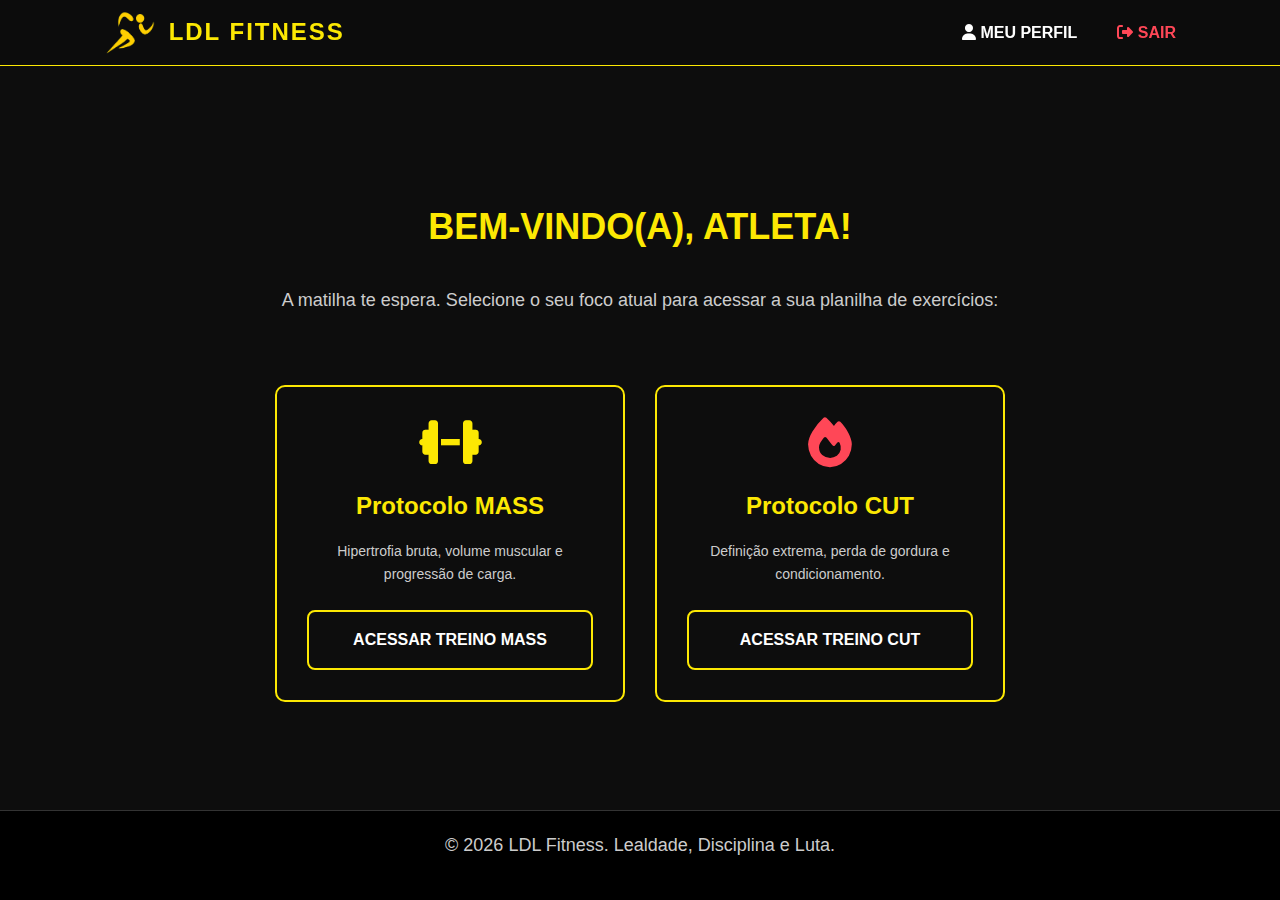
<file: aluno-painel.html>
<!DOCTYPE html>
<html lang="pt-BR">
<head>
    <meta charset="UTF-8">
    <meta name="viewport" content="width=device-width, initial-scale=1.0">
    <title>Painel do Aluno | LDL Fitness</title>
    <link rel="stylesheet" href="style.css">
    <link rel="stylesheet" href="aluno-painel.css">
    <link rel="stylesheet" href="https://cdnjs.cloudflare.com/ajax/libs/font-awesome/6.4.0/css/all.min.css">
</head>
<body class="body-painel">

    <header>
        <nav>
            <a href="#" class="logo-container">
                <img src="img/logo.png" alt="Logo LDL Fitness">
                <span>LDL FITNESS</span>
            </a>
            <ul class="nav-logado">
                <li><a href="Perfil.html"><i class="fas fa-user"></i> MEU PERFIL</a></li>
                <li><a href="index.html" class="btn-sair"><i class="fas fa-sign-out-alt"></i> SAIR</a></li>
            </ul>
        </nav>
    </header>

    <section id="escolha-protocolo" class="area-escolha">
       <h2>Bem-vindo(a), <span id="nomeAtleta" style="color: var(--amarelo); text-transform: uppercase;">Atleta</span>!</h2>
        <p>A matilha te espera. Selecione o seu foco atual para acessar a sua planilha de exercícios:</p>
        
        <div class="cards-container container-protocolos">
            
            <div class="card card-mass">
                <i class="fas fa-dumbbell icon-protocolo icon-mass"></i>
                <h3>Protocolo MASS</h3>
                <p class="desc-protocolo">Hipertrofia bruta, volume muscular e progressão de carga.</p>
                
                <a href="treino-mass.html" class="btn-protocolo btn-mass">
                    Acessar Treino MASS
                </a>
            </div>

            <div class="card card-cut">
                <i class="fas fa-fire icon-protocolo icon-cut"></i>
                <h3>Protocolo CUT</h3>
                <p class="desc-protocolo">Definição extrema, perda de gordura e condicionamento.</p>
                
                <a href="treino-cut.html" class="btn-protocolo btn-cut">
                    Acessar Treino CUT
                </a>
            </div>

        </div>
    </section>

    <footer class="footer-fixo">
        <p>&copy; 2026 LDL Fitness. Lealdade, Disciplina e Luta.</p>
    </footer>
<script src="main.js" defer></script>
<script src="aluno-painel.js" defer></script>
</body>
</html>
</file>
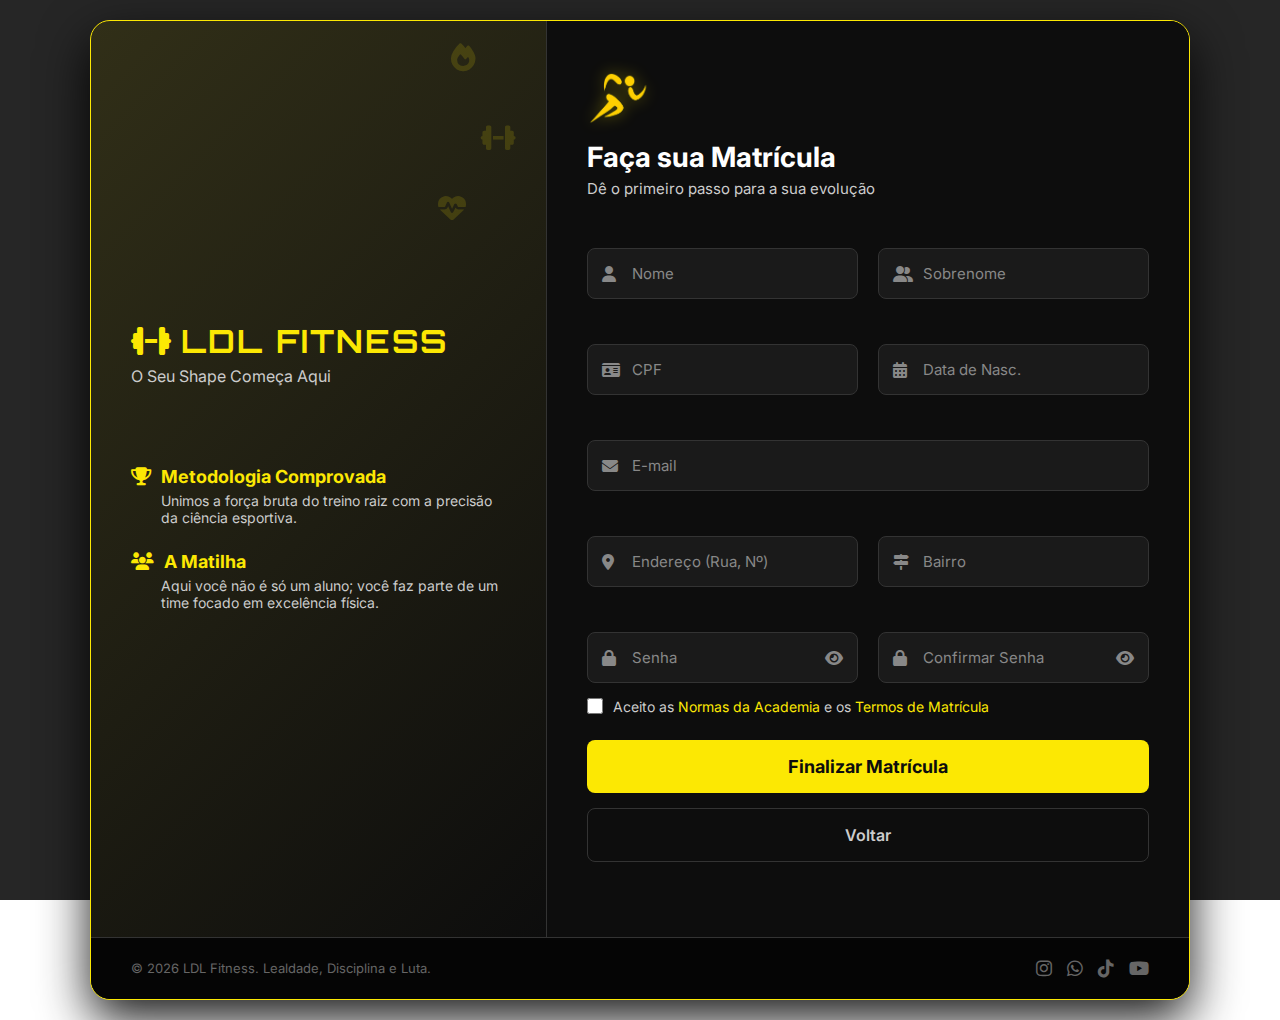
<file: cadastro.html>
<!DOCTYPE html>
<html lang="pt-br">
<head>
    <meta charset="UTF-8">
    <meta name="viewport" content="width=device-width, initial-scale=1.0">
    <title>Matrícula | LDL Fitness</title>
    <link rel="stylesheet" href="cadastro.css"> 
    <link rel="stylesheet" href="https://cdnjs.cloudflare.com/ajax/libs/font-awesome/6.4.0/css/all.min.css">
    <link href="https://fonts.googleapis.com/css2?family=Inter:wght@300;400;500;600;700&family=Orbitron:wght@400;500;600&display=swap" rel="stylesheet">
</head>
<body>
    <div class="container">
        <div class="left-panel">
            <div class="logo-container">
                <h1 class="logo">
                    <i class="fas fa-dumbbell" style="color: var(--amarelo); margin-right: 10px;"></i>
                    <span class="logo-tech">LDL FITNESS</span>
                </h1>
                <p class="tagline">O Seu Shape Começa Aqui</p>
            </div>

            <div class="tech-elements">
                <div class="circuit-line"></div>
                <div class="floating-element element-1">
                    <i class="fas fa-fire"></i>
                </div>
                <div class="floating-element element-2">
                    <i class="fas fa-dumbbell"></i>
                </div>
                <div class="floating-element element-3">
                    <i class="fas fa-heart-pulse"></i>
                </div>
            </div>

            <div class="features">
                <h3><i class="fas fa-trophy"></i> Metodologia Comprovada</h3>
                <p>Unimos a força bruta do treino raiz com a precisão da ciência esportiva.</p>

                <h3><i class="fas fa-users"></i> A Matilha</h3>
                <p>Aqui você não é só um aluno; você faz parte de um time focado em excelência física.</p>
            </div>
        </div>

        <div class="right-panel">
            <div class="form-conatiner">
                <div class="form-header">
                    <img src="logo.png" alt="Logo LDL Fitness" class="form-logo">
                    
                    <h2>Faça sua Matrícula</h2>
                    <p>Dê o primeiro passo para a sua evolução</p>
                </div>

                <form id="registerForm">
                    <div class="form-group">
                        <div class="input-group">
                            <input type="text" id="firstName" name="firstName" required>
                            <label for="firstName">Nome</label>
                            <div class="input-icon">
                                <i class="fas fa-user"></i>
                            </div>
                        </div>

                        <div class="input-group">
                            <input type="text" id="lastName" name="lastName" required>
                            <label for="lastName">Sobrenome</label>
                            <div class="input-icon">
                                <i class="fas fa-user-friends"></i>
                            </div>
                        </div>
                    </div>

                    <div class="form-group">
                        <div class="input-group">
                            <input type="text" id="cpf" name="cpf" required>
                            <label for="cpf">CPF</label>
                            <div class="input-icon">
                                <i class="fas fa-id-card"></i>
                            </div>
                        </div>

                        <div class="input-group">
                            <input type="text" id="nascimento" name="nascimento" onfocus="(this.type='date')" onblur="(this.type=this.value?'date':'text')" required>
                            <label for="nascimento">Data de Nasc.</label>
                            <div class="input-icon">
                                <i class="fas fa-calendar-alt"></i>
                            </div>
                        </div>
                    </div>

                    <div class="form-group">
                        <div class="input-group full-width">
                            <input type="email" id="email" name="email" required>
                            <label for="email">E-mail</label>
                            <div class="input-icon">
                                <i class="fas fa-envelope"></i>
                            </div>
                        </div>
                    </div>

                    <div class="form-group">
                        <div class="input-group">
                            <input type="text" id="endereco" name="endereco" required>
                            <label for="endereco">Endereço (Rua, Nº)</label>
                            <div class="input-icon">
                                <i class="fas fa-map-marker-alt"></i>
                            </div>
                        </div>

                        <div class="input-group">
                            <input type="text" id="bairro" name="bairro" required>
                            <label for="bairro">Bairro</label>
                            <div class="input-icon">
                                <i class="fas fa-map-signs"></i>
                            </div>
                        </div>
                    </div>

                    <div class="form-group">
                        <div class="input-group">
                            <input type="password" id="password" name="password" required>
                            <label for="password">Senha </label>
                            <div class="input-icon">
                                <i class="fas fa-lock"></i>
                            </div>
                            <button type="button" class="toggle-password" id="togglePassword">
                                <i class="fas fa-eye"></i>
                            </button>
                        </div>
                        
                        <div class="input-group">
                            <input type="password" id="confirmPassword" name="confirmPassword" required>
                            <label for="confirmPassword">Confirmar Senha</label>
                            <div class="input-icon">
                                <i class="fas fa-lock"></i>
                            </div>
                            <button type="button" class="toggle-password" id="toggleConfirmPassword">
                                <i class="fas fa-eye"></i>
                            </button>
                        </div>
                    </div>

                    <div class="form-group">
                        <div class="checkbox-group">
                            <input type="checkbox" id="terms" name="terms" required>
                            <label for="terms">Aceito as <a href="#" class="terms-link">Normas da Academia</a> e os <a href="#" class="terms-link">Termos de Matrícula</a></label>
                        </div>
                    </div>

                    <div class="form-group" style="flex-direction: column; gap: 15px;">
                        <button type="submit" class="btn-submit" id="submitBtn">
                            <a href="login.html"></a><span class="btn-text">Finalizar Matrícula</span>
                            <span class="btn-icon">
                            </span>
                        </button>

                        <a href="login.html" class="btn-back-outline"> Voltar </a>
                    </div>
                </form>

                <div class="success-message" id="successMessage">
                    <div class="success-icon">
                        <i class="fas fa-check-circle"></i>
                    </div>
                    <h3>Matrícula Pré-Aprovada!</h3>
                    <p>Bem-vindo à família LDL Fitness.</p>
                    <p class="success-details">Verifique seu e-mail para concluir o pagamento e ativar seu plano.</p>
                    <button class="btn-continue" id="continueBtn">Continuar</button>
                </div>
            </div>
        </div>

        <div class="footer">
            <p>© 2026 LDL Fitness. Lealdade, Disciplina e Luta.</p>
            <div class="social-links">
                <a href="#"><i class="fab fa-instagram"></i></a>
                <a href="#"><i class="fab fa-whatsapp"></i></a>
                <a href="#"><i class="fab fa-tiktok"></i></a>
                <a href="#"><i class="fab fa-youtube"></i></a>
            </div>
        </div>
    </div>

    <div class="notification" id="notification">
        <p id="notificationText"></p>
    </div>
</body>
</html>
</file>
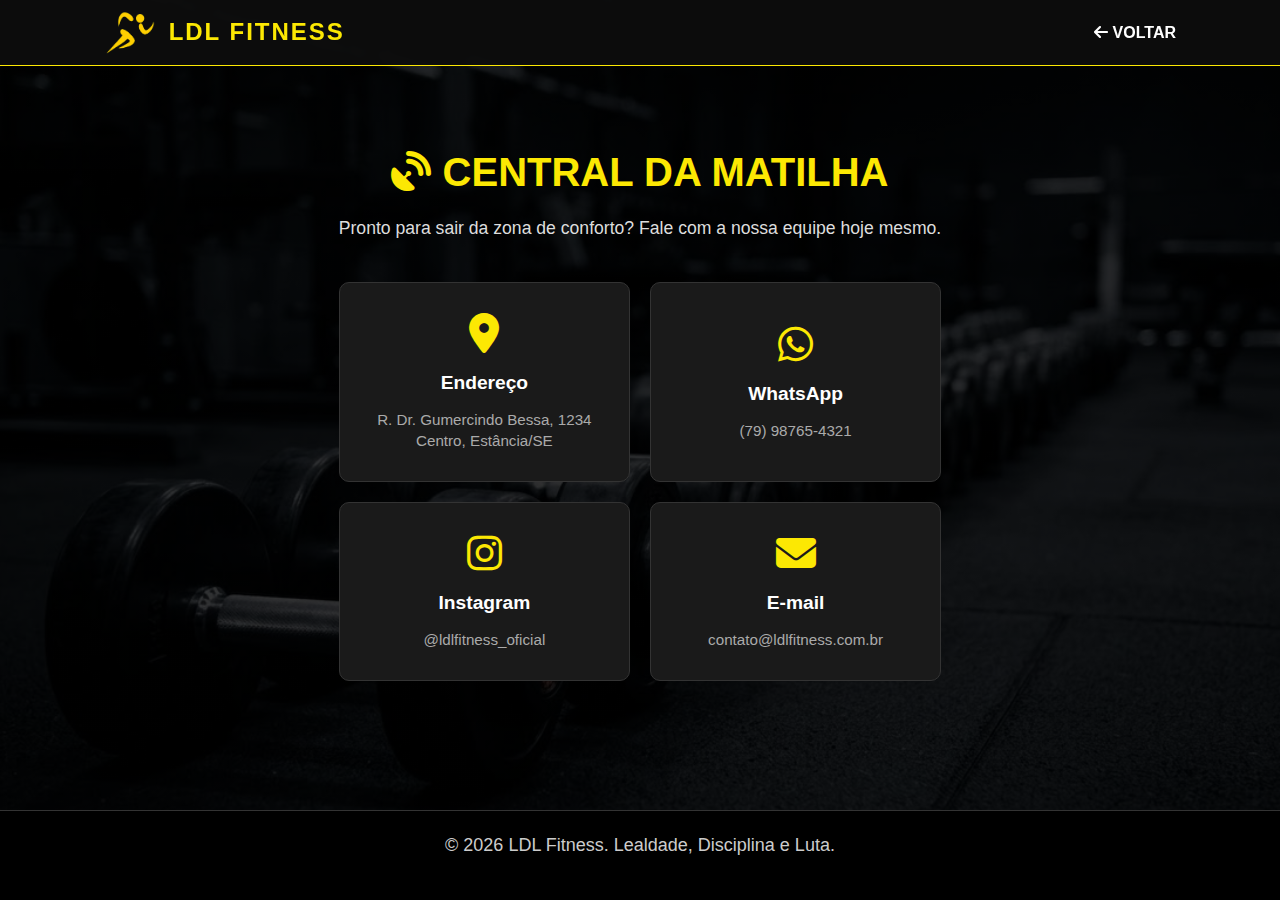
<file: comunicacao.html>
<!DOCTYPE html>
<html lang="pt-BR">
<head>
    <meta charset="UTF-8">
    <meta name="viewport" content="width=device-width, initial-scale=1.0">
    <title>Contato | LDL Fitness</title>
    <link rel="stylesheet" href="css/style.css">
    <link rel="stylesheet" href="css/aluno-painel.css">
    <link rel="stylesheet" href="css/comunicacao.css">
    <link rel="stylesheet" href="https://cdnjs.cloudflare.com/ajax/libs/font-awesome/6.4.0/css/all.min.css">
</head>
<body class="body-painel">

    <header>
        <nav>
            <a href="aluno-painel.html" class="logo-container">
                <img src="img/logo.png" alt="Logo LDL Fitness">
                <span>LDL FITNESS</span>
            </a>
            <ul class="nav-logado">
                <li><a href="aluno-painel.html" class="btn-voltar"><i class="fas fa-arrow-left"></i> VOLTAR</a></li>
            </ul>
        </nav>
    </header>

    <section class="contato-container">
        <h2><i class="fas fa-satellite-dish"></i> Central da Matilha</h2>
        <p>Pronto para sair da zona de conforto? Fale com a nossa equipe hoje mesmo.</p>

        <div class="grid-contato">
            <div class="card-contato">
                <i class="fas fa-map-marker-alt"></i>
                <h3>Endereço</h3>
                <span>R. Dr. Gumercindo Bessa, 1234 Centro, Estância/SE</span>
            </div>

            <div class="card-contato">
                <i class="fab fa-whatsapp"></i>
                <h3>WhatsApp</h3>
                <span>(79) 98765-4321</span>
            </div>

            <div class="card-contato">
                <i class="fab fa-instagram"></i>
                <h3>Instagram</h3>
                <span>@ldlfitness_oficial</span>
            </div>

            <div class="card-contato">
                <i class="fas fa-envelope"></i>
                <h3>E-mail</h3>
                <span>contato@ldlfitness.com.br</span>
            </div>
        </div>

    </section>

    <footer class="footer-fixo">
        <p>&copy; 2026 LDL Fitness. Lealdade, Disciplina e Luta.</p>
    </footer>

    <script src="js/main.js" defer></script>
</body>
</html>
</file>
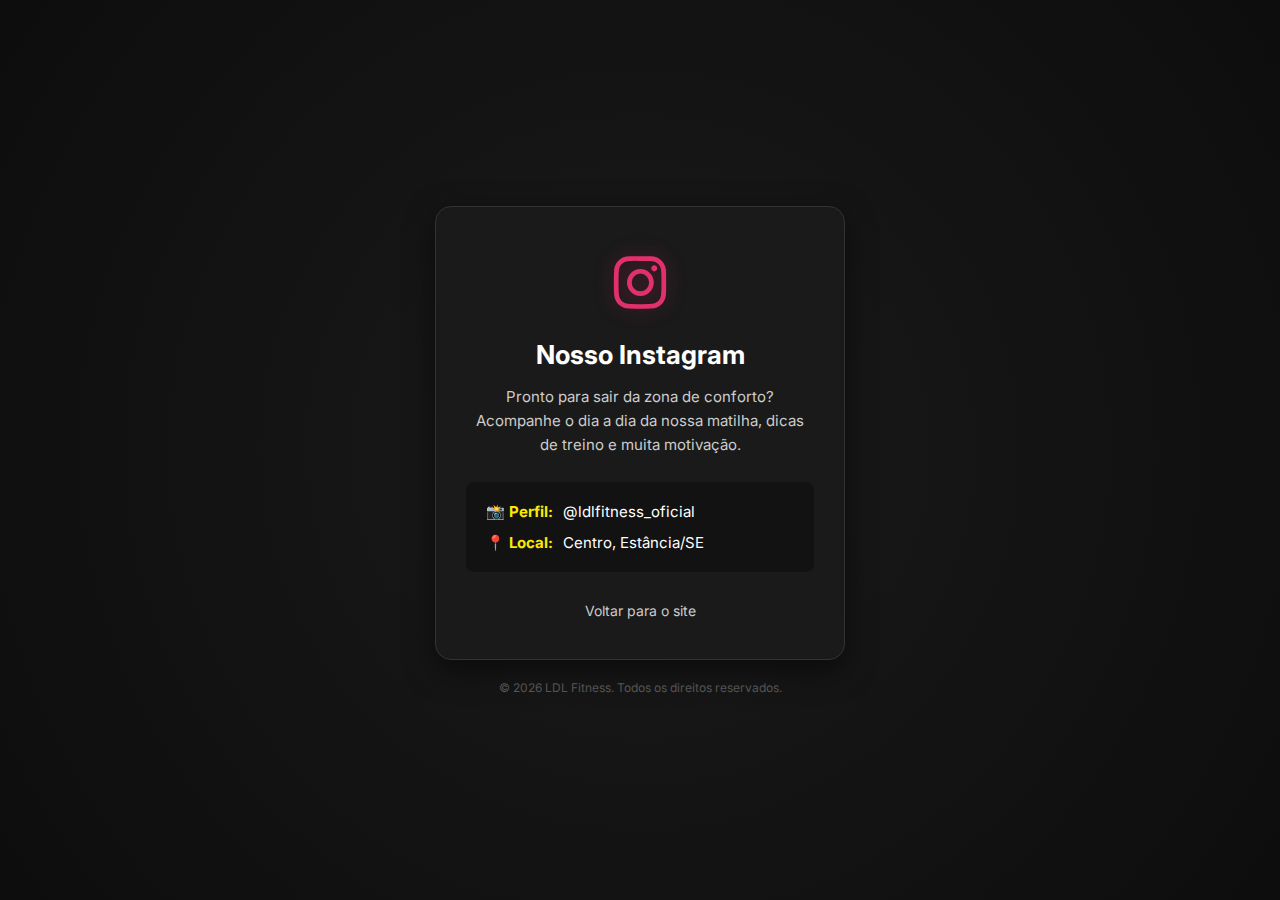
<file: instagram.html>
<!DOCTYPE html>
<html lang="pt-br">
<head>
    <meta charset="UTF-8">
    <meta name="viewport" content="width=device-width, initial-scale=1.0">
    <title>Instagram | LDL Fitness</title>
    <link rel="stylesheet" href="css/contato.css">
    <link rel="stylesheet" href="https://cdnjs.cloudflare.com/ajax/libs/font-awesome/6.4.0/css/all.min.css">
    <link href="https://fonts.googleapis.com/css2?family=Inter:wght@300;400;600;700&display=swap" rel="stylesheet">
</head>
<body>

    <div class="contato-container">
        <section id="contato" class="contato-card">
            <div class="icone-gigante inst-color">
                <i class="fab fa-instagram"></i>
            </div>
            
            <h2>Nosso Instagram</h2>
            <p>Pronto para sair da zona de conforto? Acompanhe o dia a dia da nossa matilha, dicas de treino e muita motivação.</p>
            
            <ul class="contato-info">
                <li><strong>📸 Perfil:</strong> @ldlfitness_oficial</li>
                <li><strong>📍 Local:</strong> Centro, Estância/SE</li>
            </ul>
            
            <a href="index.html" class="btn-voltar">Voltar para o site</a>
        </section>

        <footer>
            <p>&copy; 2026 LDL Fitness. Todos os direitos reservados.</p>
        </footer>
    </div>
<script src="js/main.js" defer></script>
</body>
</html>
</file>
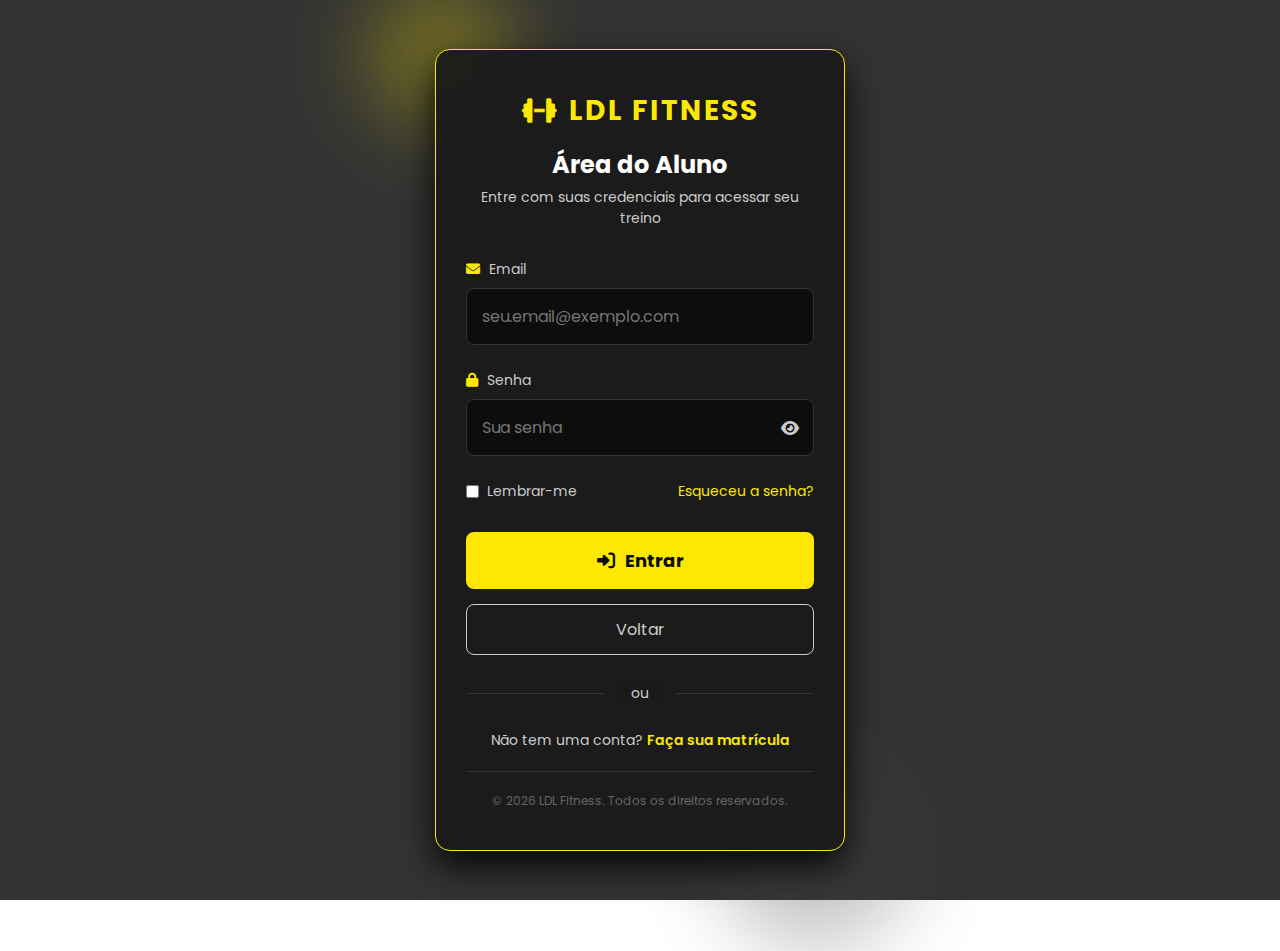
<file: login.html>
<!DOCTYPE html>
<html lang="pt-br">
<head>
    <meta charset="UTF-8">
    <meta name="viewport" content="width=device-width, initial-scale=1.0">
    <title>Login | LDL Fitness</title>
    <link rel="stylesheet" href="login.css">
    <link rel="stylesheet" href="https://cdnjs.cloudflare.com/ajax/libs/font-awesome/6.4.0/css/all.min.css">
    <link href="https://fonts.googleapis.com/css2?family=Poppins:wght@300;400;500;600;700&display=swap" rel="stylesheet">
</head>
<body>
    <div class="container">
        <div class="decoration">
            <div class="circle circle-1"></div>
            <div class="circle circle-2"></div>
            <div class="circle circle-3"></div>
        </div>

        <div class="login-wrapper">
            <div class="header">
                <div class="logo">
                    <i class="fas fa-dumbbell"></i> <span>LDL FITNESS</span>
                </div>
                <h1>Área do Aluno</h1>
                <p class="subtitle">Entre com suas credenciais para acessar seu treino</p>
            </div>

            <form class="login-form" id="loginform">
                <div class="input-group">
                    <label for="email">
                        <i class="fas fa-envelope"></i> Email
                    </label>
                    <input type="email" id="email" placeholder="seu.email@exemplo.com" required>
                    <div class="underline"></div>
                </div>

                <div class="input-group">
                    <label for="password">
                        <i class="fas fa-lock"></i> Senha
                    </label>
                    <div class="password-wrapper">
                        <input type="password" id="password" placeholder="Sua senha" required>
                        <div class="password-toggle">
                            <i class="fas fa-eye" id="togglePassword"></i>
                        </div>
                    </div>
                    <div class="underline"></div>
                </div>

                <div class="options">
                    <label class="remember">
                        <input type="checkbox" id="remember">
                        <span>Lembrar-me</span>
                    </label>
                    <a href="#" class="forgot-password">Esqueceu a senha?</a>
                </div>

                <button type="submit" class="login-btn">
                    <i class="fas fa-sign-in-alt"></i> Entrar
                </button>

                <a href="index.html" class="btn-back-outline"> Voltar </a>
                
                <div class="divider">
                    <span>ou</span>
                </div>

                <p class="register-link">
                    Não tem uma conta?
                    <a href="cadastro.html" id="registerLink">Faça sua matrícula</a>
                </p>
            </form>

            <div class="footer">
                <p>© 2026 LDL Fitness. Todos os direitos reservados.</p>
            </div>
        </div>
    </div>
</body>
</html>
</file>
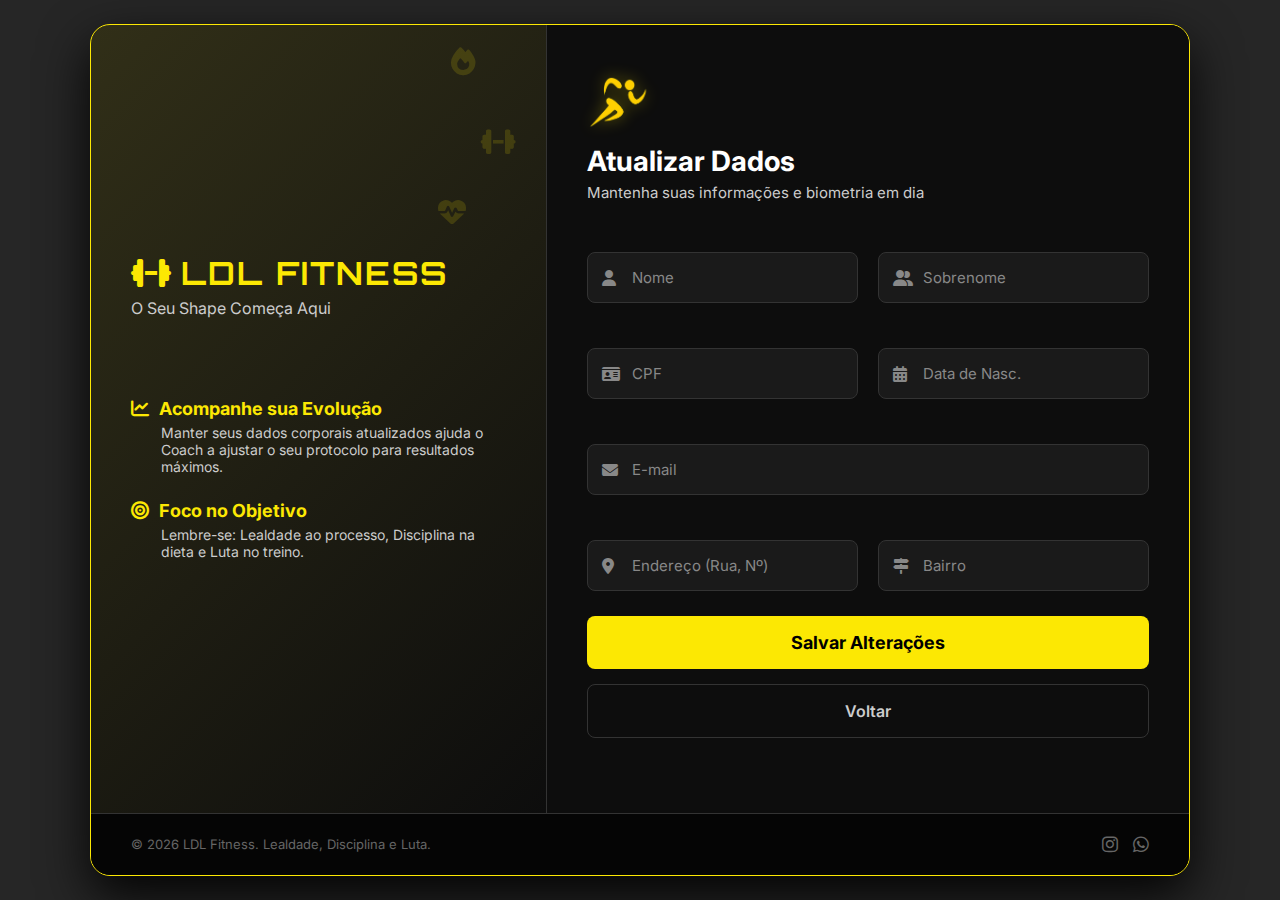
<file: Perfil.html>
<!DOCTYPE html>
<html lang="pt-br">
<head>
    <meta charset="UTF-8">
    <meta name="viewport" content="width=device-width, initial-scale=1.0">
    <title>Editar Perfil | LDL Fitness</title>
    <link rel="stylesheet" href="css/cadastro.css"> 
    <link rel="stylesheet" href="https://cdnjs.cloudflare.com/ajax/libs/font-awesome/6.4.0/css/all.min.css">
    <link href="https://fonts.googleapis.com/css2?family=Inter:wght@300;400;500;600;700&family=Orbitron:wght@400;500;600&display=swap" rel="stylesheet">
 <link rel="shortcut icon" href="img/logo.png" type="image/x-icon">
</head>
<body>
    <div class="container">
        <div class="left-panel">
            <div class="logo-container">
                <h1 class="logo">
                    <i class="fas fa-dumbbell" style="color: var(--amarelo); margin-right: 10px;"></i>
                    <span class="logo-tech">LDL FITNESS</span>
                </h1>
                <p class="tagline">O Seu Shape Começa Aqui</p>
            </div>

            <div class="tech-elements">
                <div class="circuit-line"></div>
                <div class="floating-element element-1">
                    <i class="fas fa-fire"></i>
                </div>
                <div class="floating-element element-2">
                    <i class="fas fa-dumbbell"></i>
                </div>
                <div class="floating-element element-3">
                    <i class="fas fa-heart-pulse"></i>
                </div>
            </div>

            <div class="features">
                <h3><i class="fas fa-chart-line"></i> Acompanhe sua Evolução</h3>
                <p>Manter seus dados corporais atualizados ajuda o Coach a ajustar o seu protocolo para resultados máximos.</p>

                <h3><i class="fas fa-bullseye"></i> Foco no Objetivo</h3>
                <p>Lembre-se: Lealdade ao processo, Disciplina na dieta e Luta no treino.</p>
            </div>
        </div>

        <div class="right-panel">
            <div class="form-container"> <div class="form-header">
                    <img src="img/logo.png" alt="Logo LDL Fitness" class="form-logo">
                    <h2>Atualizar Dados</h2>
                    <p>Mantenha suas informações e biometria em dia</p>
                </div>

                <form id="editProfileForm">
                    
                    <div class="form-group">
                        <div class="input-group">
                            <input type="text" id="firstName" name="firstName" required>
                            <label for="firstName">Nome</label>
                            <div class="input-icon">
                                <i class="fas fa-user"></i>
                            </div>
                        </div>

                        <div class="input-group">
                            <input type="text" id="lastName" name="lastName" required>
                            <label for="lastName">Sobrenome</label>
                            <div class="input-icon">
                                <i class="fas fa-user-friends"></i>
                            </div>
                        </div>
                    </div>

                    <div class="form-group">
                        <div class="input-group">
                            <input type="text" id="cpf" name="cpf" required>
                            <label for="cpf">CPF</label>
                            <div class="input-icon">
                                <i class="fas fa-id-card"></i>
                            </div>
                        </div>

                        <div class="input-group">
                            <input type="text" id="nascimento" name="nascimento" onfocus="(this.type='date')" onblur="(this.type=this.value?'date':'text')" required>
                            <label for="nascimento">Data de Nasc.</label>
                            <div class="input-icon">
                                <i class="fas fa-calendar-alt"></i>
                            </div>
                        </div>
                    </div>

                    <div class="form-group">
                        <div class="input-group full-width">
                            <input type="email" id="email" name="email" required>
                            <label for="email">E-mail</label>
                            <div class="input-icon">
                                <i class="fas fa-envelope"></i>
                            </div>
                        </div>
                    </div>

                    <div class="form-group">
                        <div class="input-group">
                            <input type="text" id="endereco" name="endereco" required>
                            <label for="endereco">Endereço (Rua, Nº)</label>
                            <div class="input-icon">
                                <i class="fas fa-map-marker-alt"></i>
                            </div>
                        </div>

                        <div class="input-group">
                            <input type="text" id="bairro" name="bairro" required>
                            <label for="bairro">Bairro</label>
                            <div class="input-icon">
                                <i class="fas fa-map-signs"></i>
                            </div>
                        </div>
                    </div>

                

                    <div class="form-group" style="flex-direction: column; gap: 15px; margin-top: 20px;">
                        <button type="submit" class="btn-submit" id="submitBtn">
                            <span class="btn-text" style="color: black; font-weight: bold;">Salvar Alterações</span>
                        </button>

                        <a href="aluno-painel.html" class="btn-back-outline" style="text-align: center; display: block;">Voltar</a>
                    </div>
                </form>

            </div>
        </div>

        <div class="footer">
            <p>© 2026 LDL Fitness. Lealdade, Disciplina e Luta.</p>
            <div class="social-links">
                <a href="instagram.html"><i class="fab fa-instagram"></i></a>
                <a href="whatsapp.html"><i class="fab fa-whatsapp"></i></a>
            </div>
        </div>
    </div>
    
    <script src="js/main.js" defer></script>
    <script src="js/perfil.js" defer></script>
</body>
</html>
</file>
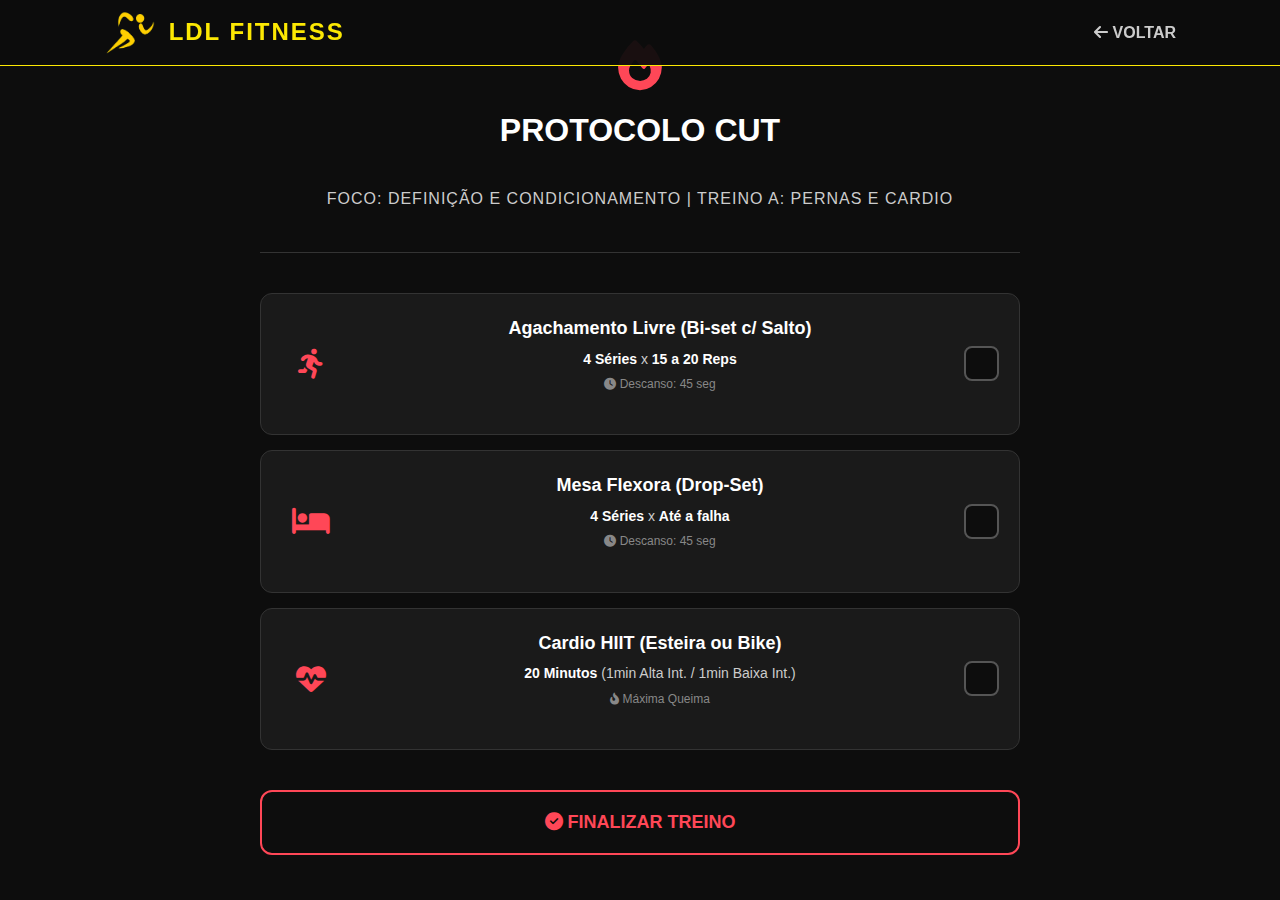
<file: treino-cut.html>
<!DOCTYPE html>
<html lang="pt-BR">
<head>
    <meta charset="UTF-8">
    <meta name="viewport" content="width=device-width, initial-scale=1.0">
    <title>Protocolo CUT | LDL Fitness</title>
    <link rel="stylesheet" href="style.css">
    <link rel="stylesheet" href="treinos.css">
    <link rel="stylesheet" href="https://cdnjs.cloudflare.com/ajax/libs/font-awesome/6.4.0/css/all.min.css">
</head>
<body class="body-painel">

    <header>
        <nav>
            <a href="painel.html" class="logo-container">
                <img src="img/logo.png" alt="Logo LDL Fitness">
                <span>LDL FITNESS</span>
            </a>
            <ul class="nav-logado">
                <li><a href="aluno-painel.html" class="btn-voltar"><i class="fas fa-arrow-left"></i> VOLTAR</a></li>
            </ul>
        </nav>
    </header>

    <section class="area-treino">
        <div class="treino-header tema-cut">
            <i class="fas fa-fire icone-destaque"></i>
            <h2>Protocolo CUT</h2>
            <p>Foco: Definição e Condicionamento | Treino A: Pernas e Cardio</p>
        </div>

        <div class="lista-exercicios">
            
            <div class="exercicio-card">
                <div class="exercicio-icone" style="color: #ff4757;"><i class="fas fa-running"></i></div>
                <div class="exercicio-info">
                    <h3>Agachamento Livre (Bi-set c/ Salto)</h3>
                    <p class="detalhes"><strong>4 Séries</strong> x <strong>15 a 20 Reps</strong></p>
                    <p class="descanso"><i class="fas fa-clock"></i> Descanso: 45 seg</p>
                </div>
                <label class="check-container">
                    <input type="checkbox">
                    <span class="checkmark cut-check"></span>
                </label>
            </div>

            <div class="exercicio-card">
                <div class="exercicio-icone" style="color: #ff4757;"><i class="fas fa-bed"></i></div>
                <div class="exercicio-info">
                    <h3>Mesa Flexora (Drop-Set)</h3>
                    <p class="detalhes"><strong>4 Séries</strong> x <strong>Até a falha</strong></p>
                    <p class="descanso"><i class="fas fa-clock"></i> Descanso: 45 seg</p>
                </div>
                <label class="check-container">
                    <input type="checkbox">
                    <span class="checkmark cut-check"></span>
                </label>
            </div>

            <div class="exercicio-card">
                <div class="exercicio-icone" style="color: #ff4757;"><i class="fas fa-heartbeat"></i></div>
                <div class="exercicio-info">
                    <h3>Cardio HIIT (Esteira ou Bike)</h3>
                    <p class="detalhes"><strong>20 Minutos</strong> (1min Alta Int. / 1min Baixa Int.)</p>
                    <p class="descanso"><i class="fas fa-fire-alt"></i> Máxima Queima</p>
                </div>
                <label class="check-container">
                    <input type="checkbox">
                    <span class="checkmark cut-check"></span>
                </label>
            </div>

        </div>

        <button class="btn-finalizar btn-cut" onclick="alert('Treino CUT Concluído! Mais um dia derretendo gordura.')">
            <i class="fas fa-check-circle"></i> FINALIZAR TREINO
        </button>
    </section>
<script src="main.js" defer></script>
</body>
</html>
</file>
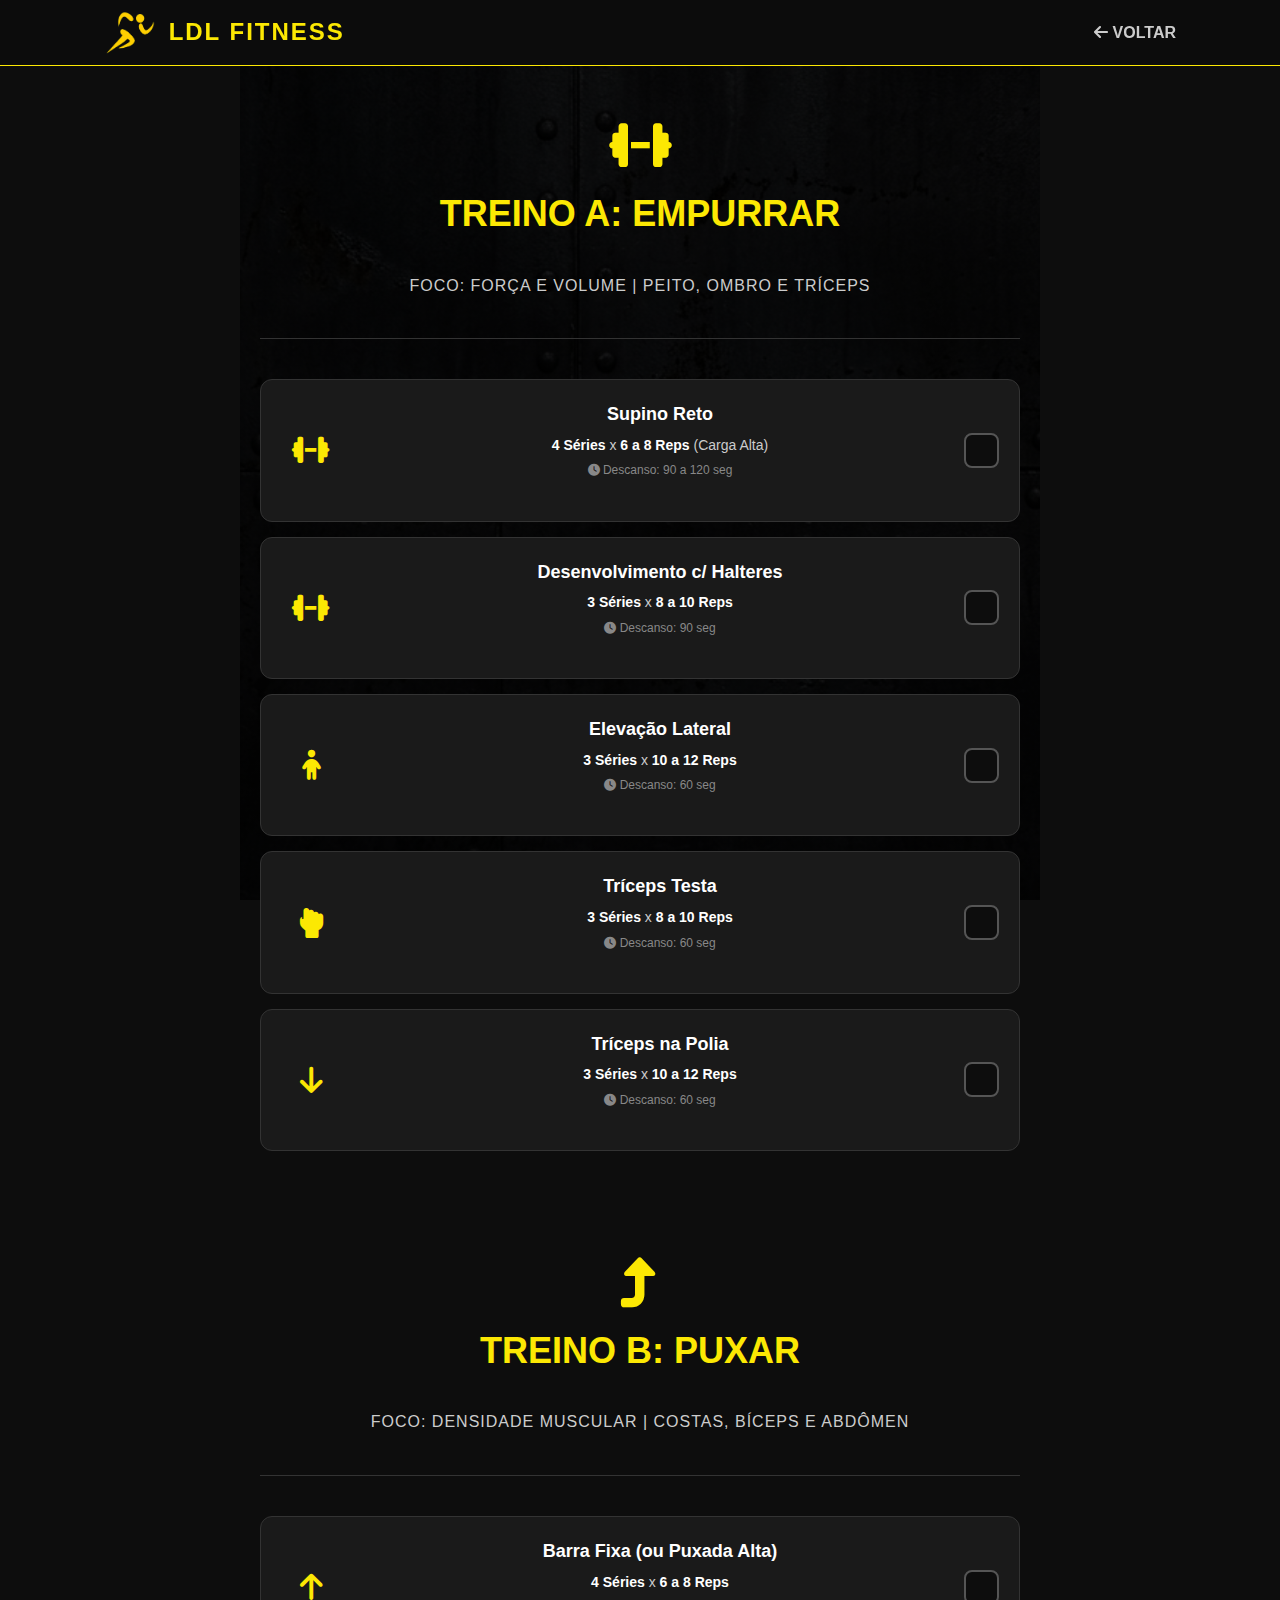
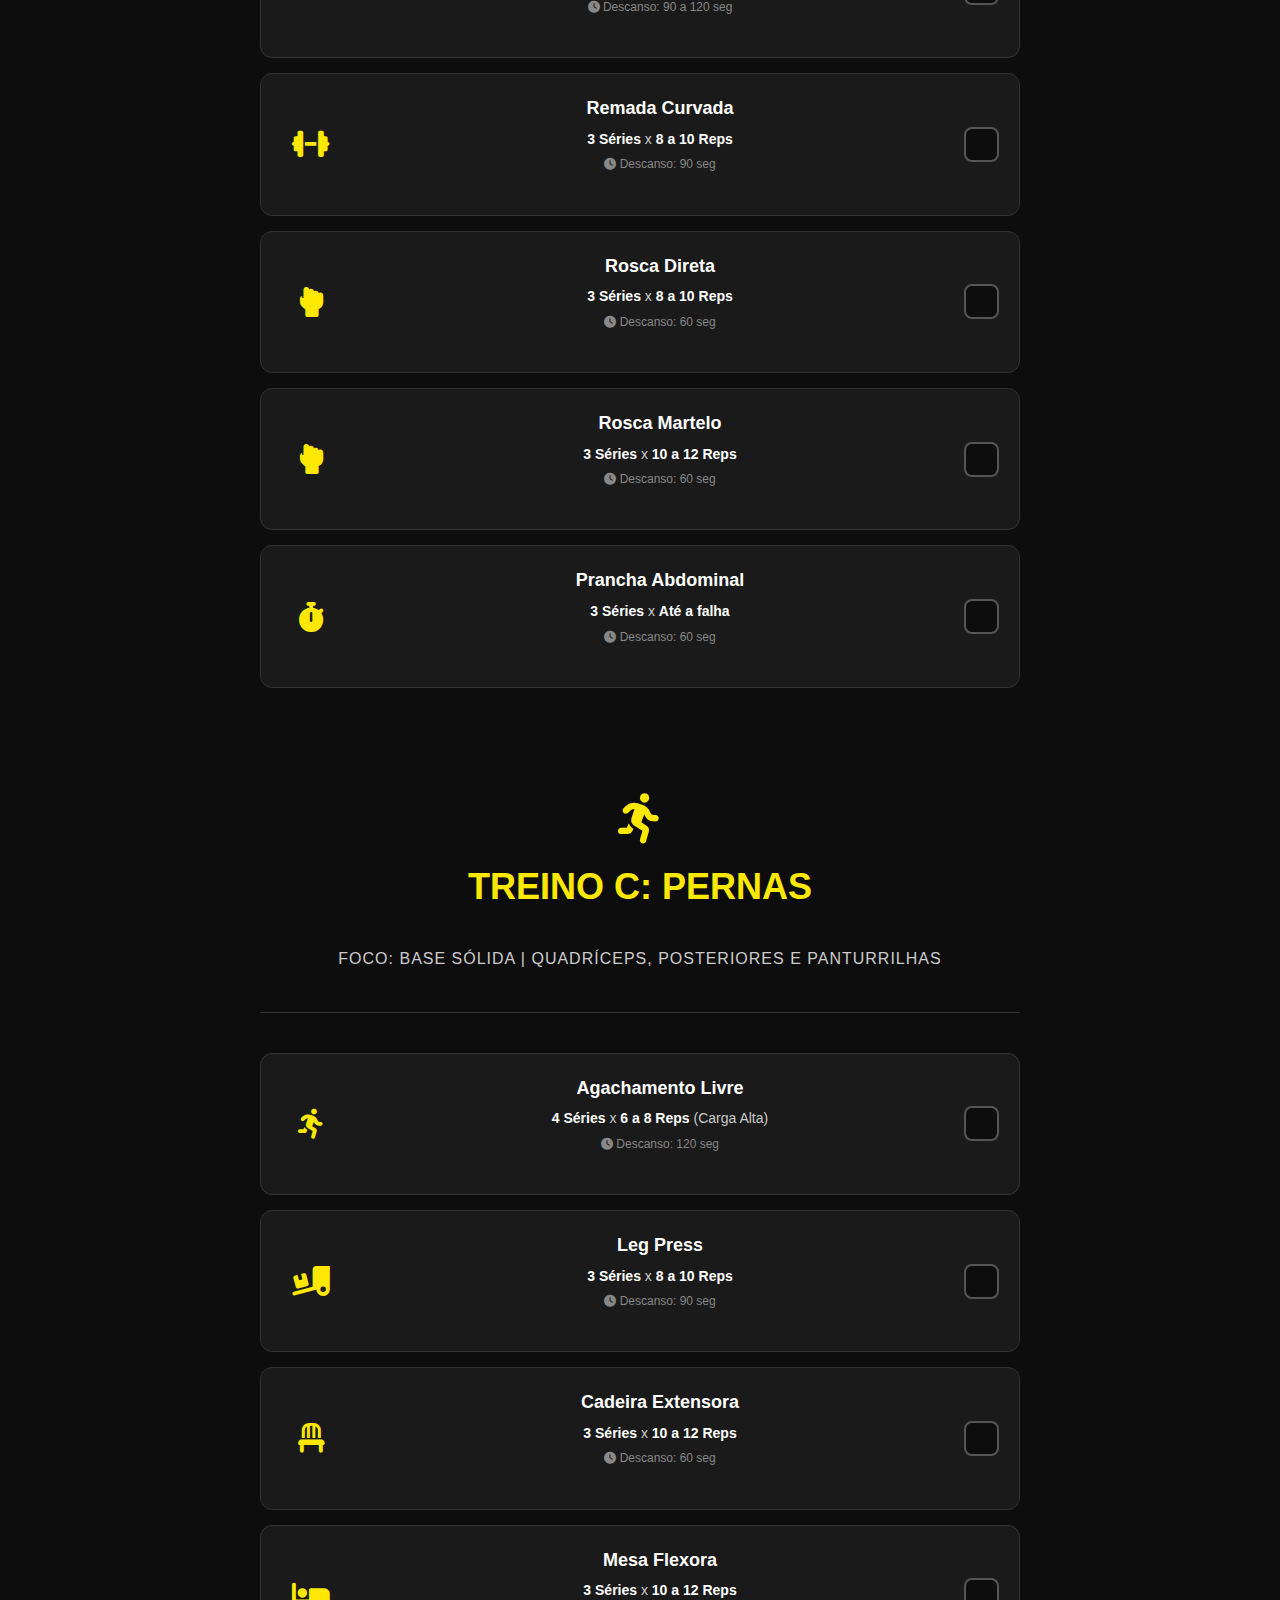
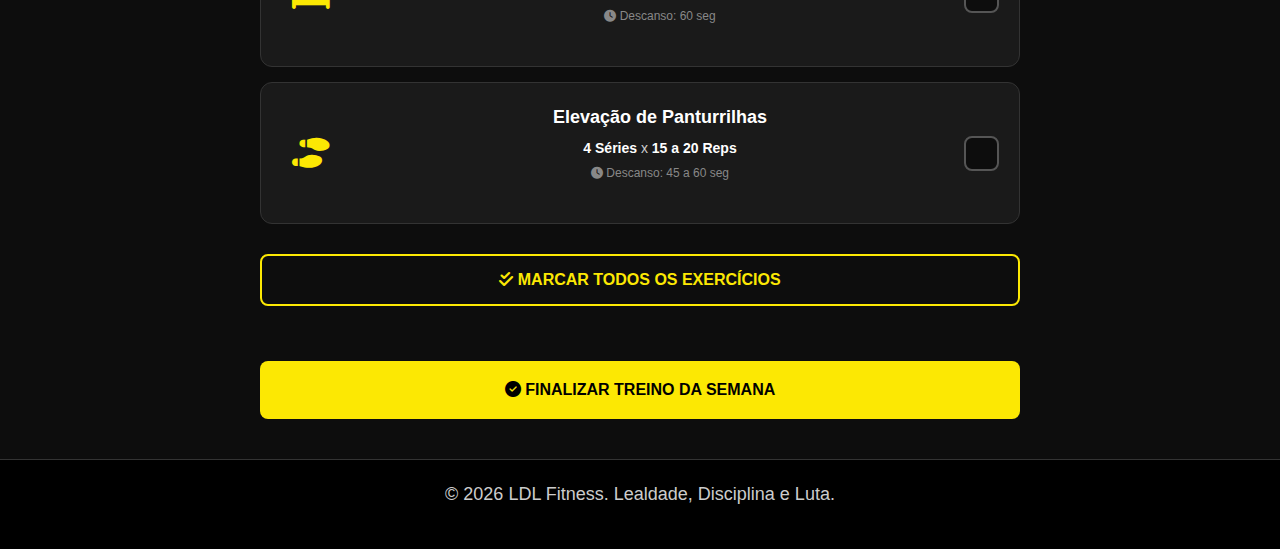
<file: treino-mass.html>
<!DOCTYPE html>
<html lang="pt-BR">

<head>
    <meta charset="UTF-8">
    <meta name="viewport" content="width=device-width, initial-scale=1.0">
    <title>Protocolo HIPERTROFIA | LDL Fitness</title>
    <link rel="stylesheet" href="css/style.css">
    <link rel="stylesheet" href="css/treinos.css">
    <link rel="stylesheet" href="https://cdnjs.cloudflare.com/ajax/libs/font-awesome/6.4.0/css/all.min.css">
</head>

<body class="body-painel">
    <header>
        <nav>
            <a href="aluno-painel.html" class="logo-container">
                <img src="img/logo.png" alt="Logo LDL Fitness">
                <span>LDL FITNESS</span>
            </a>
            <ul class="nav-logado">
                <li><a href="aluno-painel.html" class="btn-voltar"><i class="fas fa-arrow-left"></i> VOLTAR</a></li>
            </ul>
        </nav>
    </header>

    <section class="area-treino">

        <div class="treino-header tema-hipertrofia">
            <i class="fas fa-dumbbell icone-destaque" style="color: var(--amarelo, #f39c12);"></i>
            <h2>Treino A: Empurrar</h2>
            <p>Foco: Força e Volume | Peito, Ombro e Tríceps</p>
        </div>

        <div class="lista-exercicios">
            <div class="exercicio-card">
                <div class="exercicio-icone" style="color: var(--amarelo, #f39c12);"><i class="fas fa-dumbbell"></i>
                </div>
                <div class="exercicio-info">
                    <h3>Supino Reto</h3>
                    <p class="detalhes"><strong>4 Séries</strong> x <strong>6 a 8 Reps</strong> (Carga Alta)</p>
                    <p class="descanso"><i class="fas fa-clock"></i> Descanso: 90 a 120 seg</p>
                </div>
                <label class="check-container">
                    <input type="checkbox" id="chk-mass-a1">
                    <span class="checkmark mass-check"></span>
                </label>
            </div>

            <div class="exercicio-card">
                <div class="exercicio-icone" style="color: var(--amarelo, #f39c12);"><i class="fas fa-dumbbell"></i>
                </div>
                <div class="exercicio-info">
                    <h3>Desenvolvimento c/ Halteres</h3>
                    <p class="detalhes"><strong>3 Séries</strong> x <strong>8 a 10 Reps</strong></p>
                    <p class="descanso"><i class="fas fa-clock"></i> Descanso: 90 seg</p>
                </div>
                <label class="check-container">
                    <input type="checkbox" id="chk-mass-a2">
                    <span class="checkmark mass-check"></span>
                </label>
            </div>

            <div class="exercicio-card">
                <div class="exercicio-icone" style="color: var(--amarelo, #f39c12);"><i class="fas fa-child"></i></div>
                <div class="exercicio-info">
                    <h3>Elevação Lateral</h3>
                    <p class="detalhes"><strong>3 Séries</strong> x <strong>10 a 12 Reps</strong></p>
                    <p class="descanso"><i class="fas fa-clock"></i> Descanso: 60 seg</p>
                </div>
                <label class="check-container">
                    <input type="checkbox" id="chk-mass-a3">
                    <span class="checkmark mass-check"></span>
                </label>
            </div>

            <div class="exercicio-card">
                <div class="exercicio-icone" style="color: var(--amarelo, #f39c12);"><i class="fas fa-hand-rock"></i>
                </div>
                <div class="exercicio-info">
                    <h3>Tríceps Testa</h3>
                    <p class="detalhes"><strong>3 Séries</strong> x <strong>8 a 10 Reps</strong></p>
                    <p class="descanso"><i class="fas fa-clock"></i> Descanso: 60 seg</p>
                </div>
                <label class="check-container">
                    <input type="checkbox" id="chk-mass-a4">
                    <span class="checkmark mass-check"></span>
                </label>
            </div>

            <div class="exercicio-card">
                <div class="exercicio-icone" style="color: var(--amarelo, #f39c12);"><i class="fas fa-arrow-down"></i>
                </div>
                <div class="exercicio-info">
                    <h3>Tríceps na Polia</h3>
                    <p class="detalhes"><strong>3 Séries</strong> x <strong>10 a 12 Reps</strong></p>
                    <p class="descanso"><i class="fas fa-clock"></i> Descanso: 60 seg</p>
                </div>
                <label class="check-container">
                    <input type="checkbox" id="chk-mass-a5">
                    <span class="checkmark mass-check"></span>
                </label>
            </div>
        </div>

        <br>

        <div class="treino-header tema-hipertrofia">
            <i class="fas fa-level-up-alt icone-destaque" style="color: var(--amarelo, #f39c12);"></i>
            <h2>Treino B: Puxar</h2>
            <p>Foco: Densidade Muscular | Costas, Bíceps e Abdômen</p>
        </div>

        <div class="lista-exercicios">
            <div class="exercicio-card">
                <div class="exercicio-icone" style="color: var(--amarelo, #f39c12);"><i class="fas fa-arrow-up"></i>
                </div>
                <div class="exercicio-info">
                    <h3>Barra Fixa (ou Puxada Alta)</h3>
                    <p class="detalhes"><strong>4 Séries</strong> x <strong>6 a 8 Reps</strong></p>
                    <p class="descanso"><i class="fas fa-clock"></i> Descanso: 90 a 120 seg</p>
                </div>
                <label class="check-container">
                    <input type="checkbox" id="chk-mass-b1">
                    <span class="checkmark mass-check"></span>
                </label>
            </div>

            <div class="exercicio-card">
                <div class="exercicio-icone" style="color: var(--amarelo, #f39c12);"><i class="fas fa-dumbbell"></i>
                </div>
                <div class="exercicio-info">
                    <h3>Remada Curvada</h3>
                    <p class="detalhes"><strong>3 Séries</strong> x <strong>8 a 10 Reps</strong></p>
                    <p class="descanso"><i class="fas fa-clock"></i> Descanso: 90 seg</p>
                </div>
                <label class="check-container">
                    <input type="checkbox" id="chk-mass-b2">
                    <span class="checkmark mass-check"></span>
                </label>
            </div>

            <div class="exercicio-card">
                <div class="exercicio-icone" style="color: var(--amarelo, #f39c12);"><i class="fas fa-hand-rock"></i>
                </div>
                <div class="exercicio-info">
                    <h3>Rosca Direta</h3>
                    <p class="detalhes"><strong>3 Séries</strong> x <strong>8 a 10 Reps</strong></p>
                    <p class="descanso"><i class="fas fa-clock"></i> Descanso: 60 seg</p>
                </div>
                <label class="check-container">
                    <input type="checkbox" id="chk-mass-b3">
                    <span class="checkmark mass-check"></span>
                </label>
            </div>

            <div class="exercicio-card">
                <div class="exercicio-icone" style="color: var(--amarelo, #f39c12);"><i class="fas fa-hand-rock"></i>
                </div>
                <div class="exercicio-info">
                    <h3>Rosca Martelo</h3>
                    <p class="detalhes"><strong>3 Séries</strong> x <strong>10 a 12 Reps</strong></p>
                    <p class="descanso"><i class="fas fa-clock"></i> Descanso: 60 seg</p>
                </div>
                <label class="check-container">
                    <input type="checkbox" id="chk-mass-b4">
                    <span class="checkmark mass-check"></span>
                </label>
            </div>

            <div class="exercicio-card">
                <div class="exercicio-icone" style="color: var(--amarelo, #f39c12);"><i class="fas fa-stopwatch"></i>
                </div>
                <div class="exercicio-info">
                    <h3>Prancha Abdominal</h3>
                    <p class="detalhes"><strong>3 Séries</strong> x <strong>Até a falha</strong></p>
                    <p class="descanso"><i class="fas fa-clock"></i> Descanso: 60 seg</p>
                </div>
                <label class="check-container">
                    <input type="checkbox" id="chk-mass-b5">
                    <span class="checkmark mass-check"></span>
                </label>
            </div>
        </div>

        <br>

        <div class="treino-header tema-hipertrofia">
            <i class="fas fa-running icone-destaque" style="color: var(--amarelo, #f39c12);"></i>
            <h2>Treino C: Pernas</h2>
            <p>Foco: Base Sólida | Quadríceps, Posteriores e Panturrilhas</p>
        </div>

        <div class="lista-exercicios">
            <div class="exercicio-card">
                <div class="exercicio-icone" style="color: var(--amarelo, #f39c12);"><i class="fas fa-running"></i>
                </div>
                <div class="exercicio-info">
                    <h3>Agachamento Livre</h3>
                    <p class="detalhes"><strong>4 Séries</strong> x <strong>6 a 8 Reps</strong> (Carga Alta)</p>
                    <p class="descanso"><i class="fas fa-clock"></i> Descanso: 120 seg</p>
                </div>
                <label class="check-container">
                    <input type="checkbox" id="chk-mass-c1">
                    <span class="checkmark mass-check"></span>
                </label>
            </div>

            <div class="exercicio-card">
                <div class="exercicio-icone" style="color: var(--amarelo, #f39c12);"><i
                        class="fas fa-truck-loading"></i></div>
                <div class="exercicio-info">
                    <h3>Leg Press</h3>
                    <p class="detalhes"><strong>3 Séries</strong> x <strong>8 a 10 Reps</strong></p>
                    <p class="descanso"><i class="fas fa-clock"></i> Descanso: 90 seg</p>
                </div>
                <label class="check-container">
                    <input type="checkbox" id="chk-mass-c2">
                    <span class="checkmark mass-check"></span>
                </label>
            </div>

            <div class="exercicio-card">
                <div class="exercicio-icone" style="color: var(--amarelo, #f39c12);"><i class="fas fa-chair"></i></div>
                <div class="exercicio-info">
                    <h3>Cadeira Extensora</h3>
                    <p class="detalhes"><strong>3 Séries</strong> x <strong>10 a 12 Reps</strong></p>
                    <p class="descanso"><i class="fas fa-clock"></i> Descanso: 60 seg</p>
                </div>
                <label class="check-container">
                    <input type="checkbox" id="chk-mass-c3">
                    <span class="checkmark mass-check"></span>
                </label>
            </div>

            <div class="exercicio-card">
                <div class="exercicio-icone" style="color: var(--amarelo, #f39c12);"><i class="fas fa-bed"></i></div>
                <div class="exercicio-info">
                    <h3>Mesa Flexora</h3>
                    <p class="detalhes"><strong>3 Séries</strong> x <strong>10 a 12 Reps</strong></p>
                    <p class="descanso"><i class="fas fa-clock"></i> Descanso: 60 seg</p>
                </div>
                <label class="check-container">
                    <input type="checkbox" id="chk-mass-c4">
                    <span class="checkmark mass-check"></span>
                </label>
            </div>

            <div class="exercicio-card">
                <div class="exercicio-icone" style="color: var(--amarelo, #f39c12);"><i class="fas fa-shoe-prints"></i>
                </div>
                <div class="exercicio-info">
                    <h3>Elevação de Panturrilhas</h3>
                    <p class="detalhes"><strong>4 Séries</strong> x <strong>15 a 20 Reps</strong></p>
                    <p class="descanso"><i class="fas fa-clock"></i> Descanso: 45 a 60 seg</p>
                </div>

                <label class="check-container">
                    <input type="checkbox" id="chk-mass-c5">
                    <span class="checkmark mass-check"></span>
                </label>

            </div>
        </div>

        <div class="botoes-finais" style="display: flex; flex-direction: column; gap: 15px; margin-top: 30px;">
            
            <button id="btnSelecionarTodos" style="background-color: transparent; border: 2px solid var(--amarelo, #f39c12); color: var(--amarelo, #f39c12); font-weight: bold; padding: 15px; border-radius: 8px; width: 100%; cursor: pointer; font-size: 16px;">
                <i class="fas fa-check-double"></i> MARCAR TODOS OS EXERCÍCIOS
            </button>

            <button id="btnFinalizar" class="btn-finalizar btn-hipertrofia" style="background-color: var(--amarelo, #f39c12); color: #000; font-weight: bold; border: none; padding: 20px; border-radius: 8px; width: 100%; cursor: pointer; font-size: 16px;">
                <i class="fas fa-check-circle"></i> FINALIZAR TREINO DA SEMANA
            </button>
            
        </div>

    </section>
    <footer class="footer-fixo">
        <p>&copy; 2026 LDL Fitness. Lealdade, Disciplina e Luta.</p>
    </footer>
    <script src="js/main.js" defer></script>
    <script src="js/treino.js" defer></script>
</body>

</html>
</file>
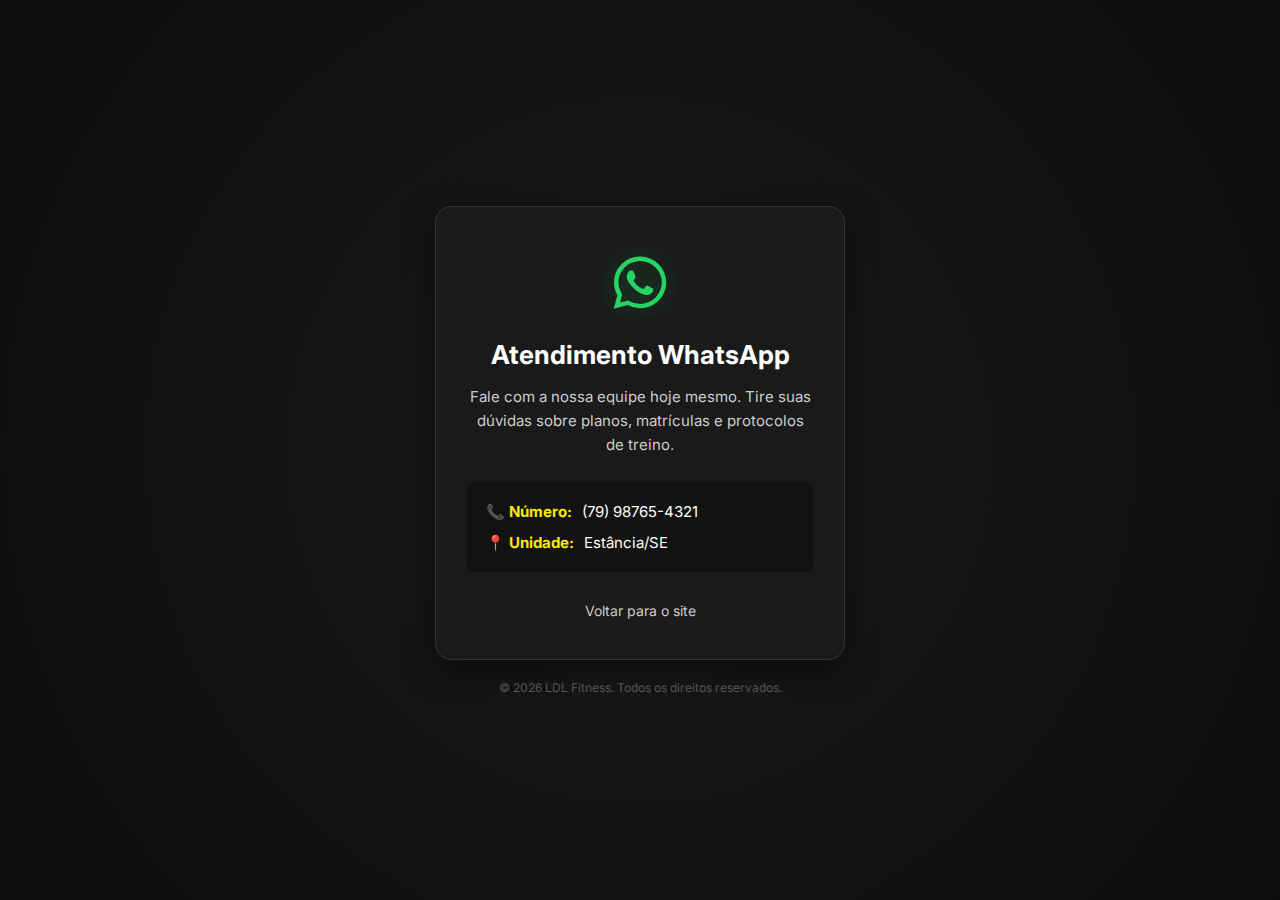
<file: whatsapp.html>
<!DOCTYPE html>
<html lang="pt-br">
<head>
    <meta charset="UTF-8">
    <meta name="viewport" content="width=device-width, initial-scale=1.0">
    <title>WhatsApp | LDL Fitness</title>
    <link rel="stylesheet" href="contato.css">
    <link rel="stylesheet" href="https://cdnjs.cloudflare.com/ajax/libs/font-awesome/6.4.0/css/all.min.css">
    <link href="https://fonts.googleapis.com/css2?family=Inter:wght@300;400;600;700&display=swap" rel="stylesheet">
</head>
<body>

    <div class="contato-container">
        <section id="contato" class="contato-card">
            <div class="icone-gigante wpp-color">
                <i class="fab fa-whatsapp"></i>
            </div>
            
            <h2>Atendimento WhatsApp</h2>
            <p>Fale com a nossa equipe hoje mesmo. Tire suas dúvidas sobre planos, matrículas e protocolos de treino.</p>
            
            <ul class="contato-info">
                <li><strong>📞 Número:</strong> (79) 98765-4321</li>
                <li><strong>📍 Unidade:</strong> Estância/SE</li>
            </ul>
            
            <a href="index.html" class="btn-voltar">Voltar para o site</a>
        </section>

        <footer>
            <p>&copy; 2026 LDL Fitness. Todos os direitos reservados.</p>
        </footer>
    </div>
<script src="main.js" defer></script>
</body>
</html>
</file>
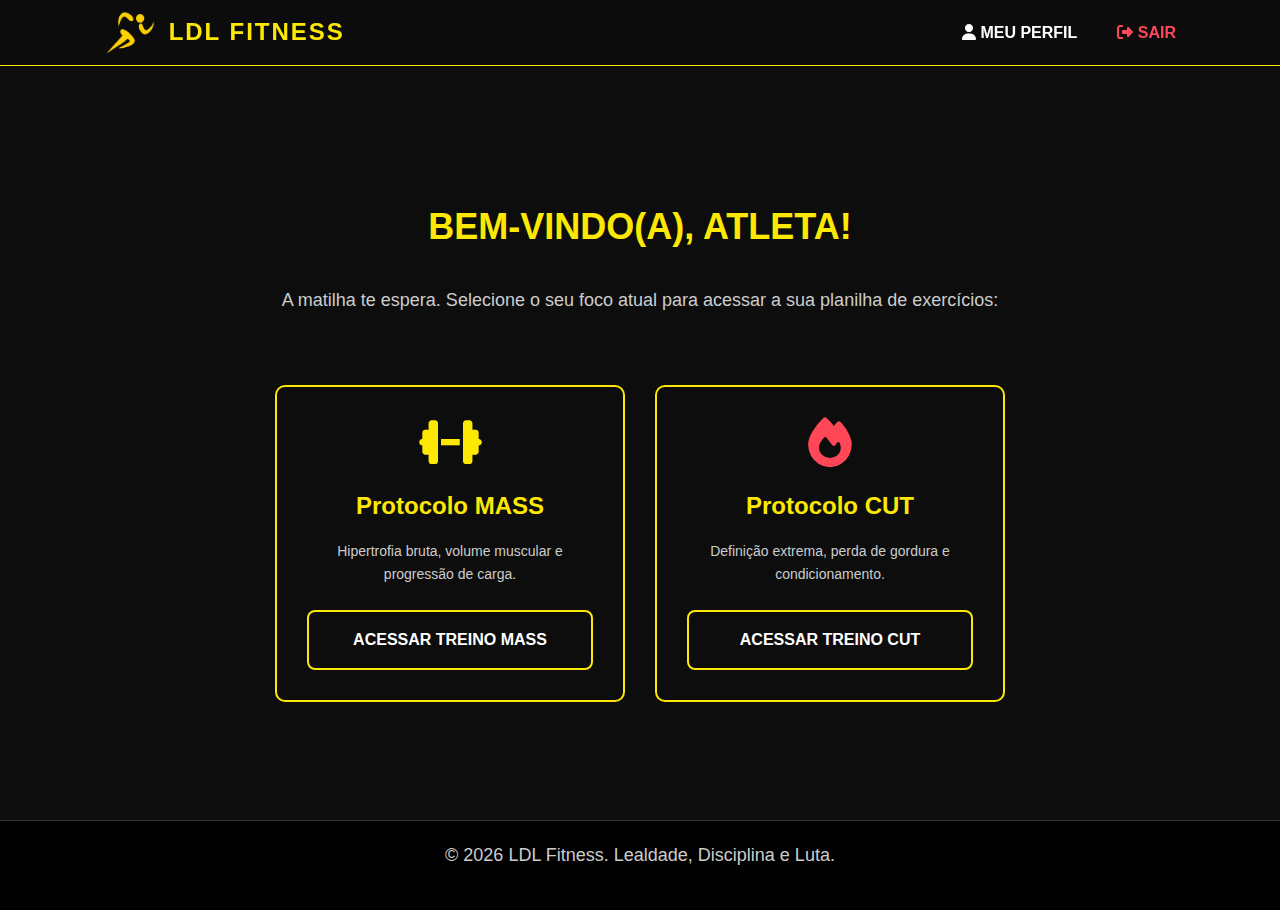
<file: ldl fitness/aluno-painel.html>
<!DOCTYPE html>
<html lang="pt-BR">
<head>
    <meta charset="UTF-8">
    <meta name="viewport" content="width=device-width, initial-scale=1.0">
    <title>Painel do Aluno | LDL Fitness</title>
    <link rel="stylesheet" href="css/style.css">
    <link rel="stylesheet" href="css/aluno-painel.css">
    <link rel="stylesheet" href="https://cdnjs.cloudflare.com/ajax/libs/font-awesome/6.4.0/css/all.min.css">
</head>
<body class="body-painel">

    <header>
        <nav>
            <a href="#" class="logo-container">
                <img src="img/logo.png" alt="Logo LDL Fitness">
                <span>LDL FITNESS</span>
            </a>
            <ul class="nav-logado">
                <li><a href="Perfil.html"><i class="fas fa-user"></i> MEU PERFIL</a></li>
                <li><a href="index.html" class="btn-sair"><i class="fas fa-sign-out-alt"></i> SAIR</a></li>
            </ul>
        </nav>
    </header>

    <section id="escolha-protocolo" class="area-escolha">
       <h2>Bem-vindo(a), <span id="nomeAtleta" style="color: var(--amarelo); text-transform: uppercase;">Atleta</span>!</h2>
        <p>A matilha te espera. Selecione o seu foco atual para acessar a sua planilha de exercícios:</p>
        
        <div class="cards-container container-protocolos">
            
            <div class="card card-mass">
                <i class="fas fa-dumbbell icon-protocolo icon-mass"></i>
                <h3>Protocolo MASS</h3>
                <p class="desc-protocolo">Hipertrofia bruta, volume muscular e progressão de carga.</p>
                
                <a href="treino-mass.html" class="btn-protocolo btn-mass">
                    Acessar Treino MASS
                </a>
            </div>

            <div class="card card-cut">
                <i class="fas fa-fire icon-protocolo icon-cut"></i>
                <h3>Protocolo CUT</h3>
                <p class="desc-protocolo">Definição extrema, perda de gordura e condicionamento.</p>
                
                <a href="treino-cut.html" class="btn-protocolo btn-cut">
                    Acessar Treino CUT
                </a>
            </div>

        </div>
    </section>

    <footer class="footer-fixo">
        <p>&copy; 2026 LDL Fitness. Lealdade, Disciplina e Luta.</p>
    </footer>
<script src="js/main.js" defer></script>
<script src="js/aluno-painel.js" defer></script>
</body>
</html>
</file>
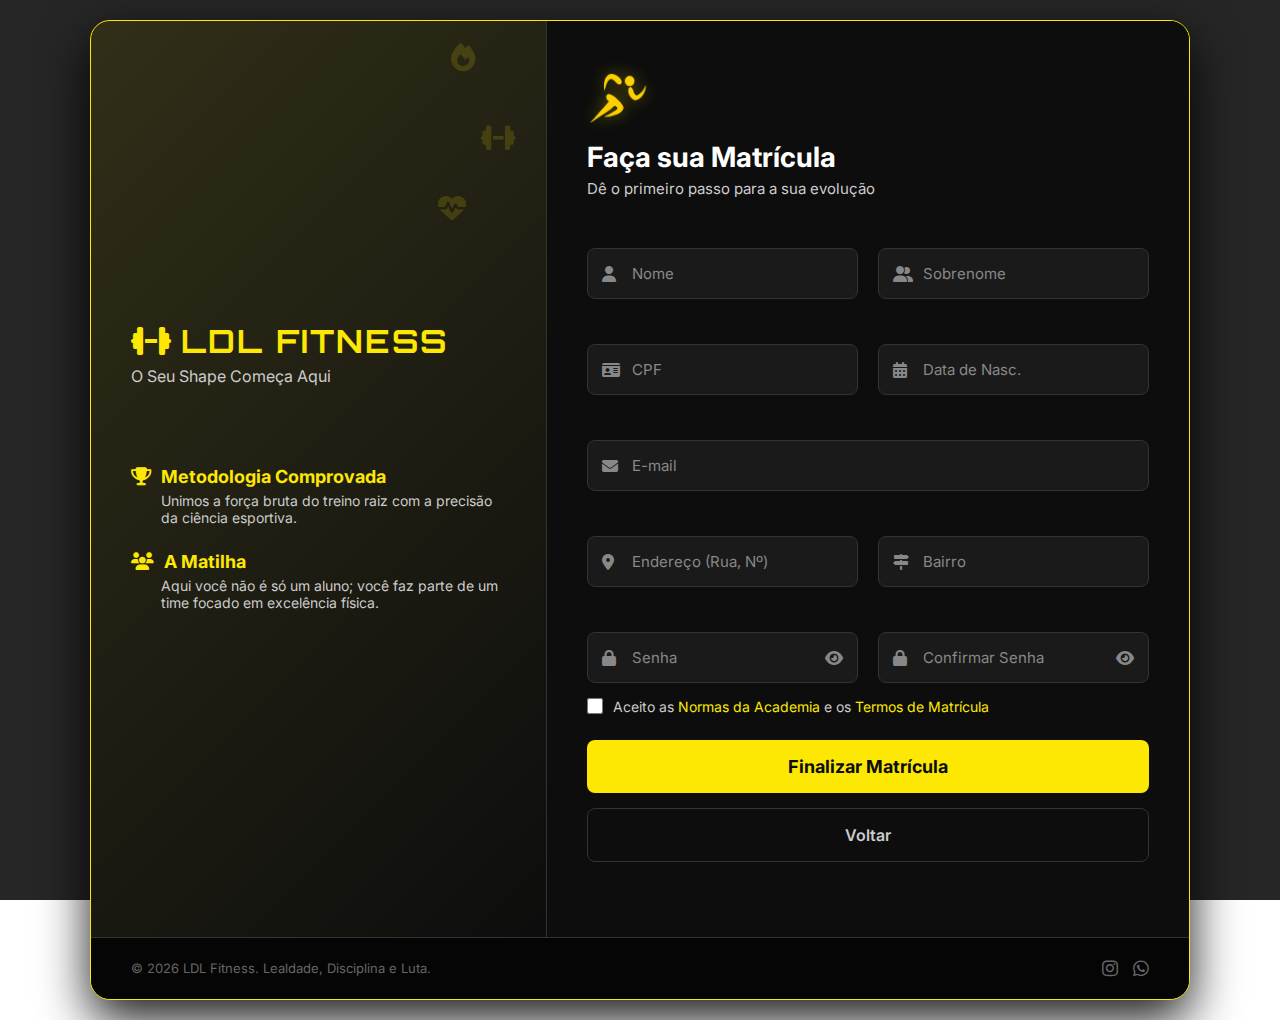
<file: ldl fitness/cadastro.html>
<!DOCTYPE html>
<html lang="pt-br">
<head>
    <meta charset="UTF-8">
    <meta name="viewport" content="width=device-width, initial-scale=1.0">
    <title>Matrícula | LDL Fitness</title>
    <link rel="stylesheet" href="css/cadastro.css"> 
    <link rel="stylesheet" href="https://cdnjs.cloudflare.com/ajax/libs/font-awesome/6.4.0/css/all.min.css">
    <link href="https://fonts.googleapis.com/css2?family=Inter:wght@300;400;500;600;700&family=Orbitron:wght@400;500;600&display=swap" rel="stylesheet">
</head>
<body>
    <div class="container">
        <div class="left-panel">
            <div class="logo-container">
                <h1 class="logo">
                    <i class="fas fa-dumbbell" style="color: var(--amarelo); margin-right: 10px;"></i>
                    <span class="logo-tech">LDL FITNESS</span>
                </h1>
                <p class="tagline">O Seu Shape Começa Aqui</p>
            </div>

            <div class="tech-elements">
                <div class="circuit-line"></div>
                <div class="floating-element element-1">
                    <i class="fas fa-fire"></i>
                </div>
                <div class="floating-element element-2">
                    <i class="fas fa-dumbbell"></i>
                </div>
                <div class="floating-element element-3">
                    <i class="fas fa-heart-pulse"></i>
                </div>
            </div>

            <div class="features">
                <h3><i class="fas fa-trophy"></i> Metodologia Comprovada</h3>
                <p>Unimos a força bruta do treino raiz com a precisão da ciência esportiva.</p>

                <h3><i class="fas fa-users"></i> A Matilha</h3>
                <p>Aqui você não é só um aluno; você faz parte de um time focado em excelência física.</p>
            </div>
        </div>

        <div class="right-panel">
            <div class="form-conatiner">
                <div class="form-header">
                    <img src="img/logo.png" alt="Logo LDL Fitness" class="form-logo">
                    
                    <h2>Faça sua Matrícula</h2>
                    <p>Dê o primeiro passo para a sua evolução</p>
                </div>

                <form id="registerForm">
                    <div class="form-group">
                        <div class="input-group">
                            <input type="text" id="firstName" name="firstName" required>
                            <label for="firstName">Nome</label>
                            <div class="input-icon">
                                <i class="fas fa-user"></i>
                            </div>
                        </div>

                        <div class="input-group">
                            <input type="text" id="lastName" name="lastName" required>
                            <label for="lastName">Sobrenome</label>
                            <div class="input-icon">
                                <i class="fas fa-user-friends"></i>
                            </div>
                        </div>
                    </div>

                    <div class="form-group">
                        <div class="input-group">
                            <input type="text" id="cpf" name="cpf" required>
                            <label for="cpf">CPF</label>
                            <div class="input-icon">
                                <i class="fas fa-id-card"></i>
                            </div>
                        </div>

                        <div class="input-group">
                            <input type="text" id="nascimento" name="nascimento" onfocus="(this.type='date')" onblur="(this.type=this.value?'date':'text')" required>
                            <label for="nascimento">Data de Nasc.</label>
                            <div class="input-icon">
                                <i class="fas fa-calendar-alt"></i>
                            </div>
                        </div>
                    </div>

                    <div class="form-group">
                        <div class="input-group full-width">
                            <input type="email" id="email" name="email" required>
                            <label for="email">E-mail</label>
                            <div class="input-icon">
                                <i class="fas fa-envelope"></i>
                            </div>
                        </div>
                    </div>

                    <div class="form-group">
                        <div class="input-group">
                            <input type="text" id="endereco" name="endereco" required>
                            <label for="endereco">Endereço (Rua, Nº)</label>
                            <div class="input-icon">
                                <i class="fas fa-map-marker-alt"></i>
                            </div>
                        </div>

                        <div class="input-group">
                            <input type="text" id="bairro" name="bairro" required>
                            <label for="bairro">Bairro</label>
                            <div class="input-icon">
                                <i class="fas fa-map-signs"></i>
                            </div>
                        </div>
                    </div>

                  <div class="form-group">
                        <div class="input-group">
                            <input type="password" id="password" name="password" required>
                            <label for="password">Senha</label>
                            <div class="input-icon">
                                <i class="fas fa-lock"></i>
                            </div>
                            <button type="button" class="toggle-password">
                                <i class="fas fa-eye"></i>
                            </button>
                        </div>

                        <div class="input-group">
                            <input type="password" id="confirmPassword" name="confirmPassword" required>
                            <label for="confirmPassword">Confirmar Senha</label>
                            <div class="input-icon">
                                <i class="fas fa-lock"></i>
                            </div>
                            <button type="button" class="toggle-password">
                                <i class="fas fa-eye"></i>
                            </button>
                        </div>
                    </div>

                    <div class="form-group">
                        <div class="checkbox-group">
                            <input type="checkbox" id="terms" name="terms" required>
                            <label for="terms">Aceito as <a href="#" class="terms-link">Normas da Academia</a> e os <a href="#" class="terms-link">Termos de Matrícula</a></label>
                        </div>
                    </div>

                    <div class="form-group" style="flex-direction: column; gap: 15px;">
                        <button type="submit" class="btn-submit" id="submitBtn">
                            <span class="btn-text">Finalizar Matrícula</span>
                        </button>

                        <a href="login.html" class="btn-back-outline"> Voltar </a>
                    </div>
                </form> 

                <div class="success-message" id="successMessage">
                    <div class="success-icon">
                        <i class="fas fa-check-circle"></i>
                    </div>
                    <h3>Matrícula Aprovada!</h3>
                    <p>Bem-vindo à família LDL Fitness.</p>
                    <button class="btn-continue" id="continueBtn">Continuar</button>
                </div>
            </div>
        </div>

        <div class="footer">
            <p>© 2026 LDL Fitness. Lealdade, Disciplina e Luta.</p>
            <div class="social-links">
                <a href="instagram.html"><i class="fab fa-instagram"></i></a>
                <a href="whatsapp.html"><i class="fab fa-whatsapp"></i></a>
            </div>
        </div>
    </div>

    <div class="notification" id="notification">
        <p id="notificationText"></p>
    </div>
    <script src="js/main.js" defer></script>
    <script src="js/cadastro.js" defer></script>
</body>
</html>
</file>
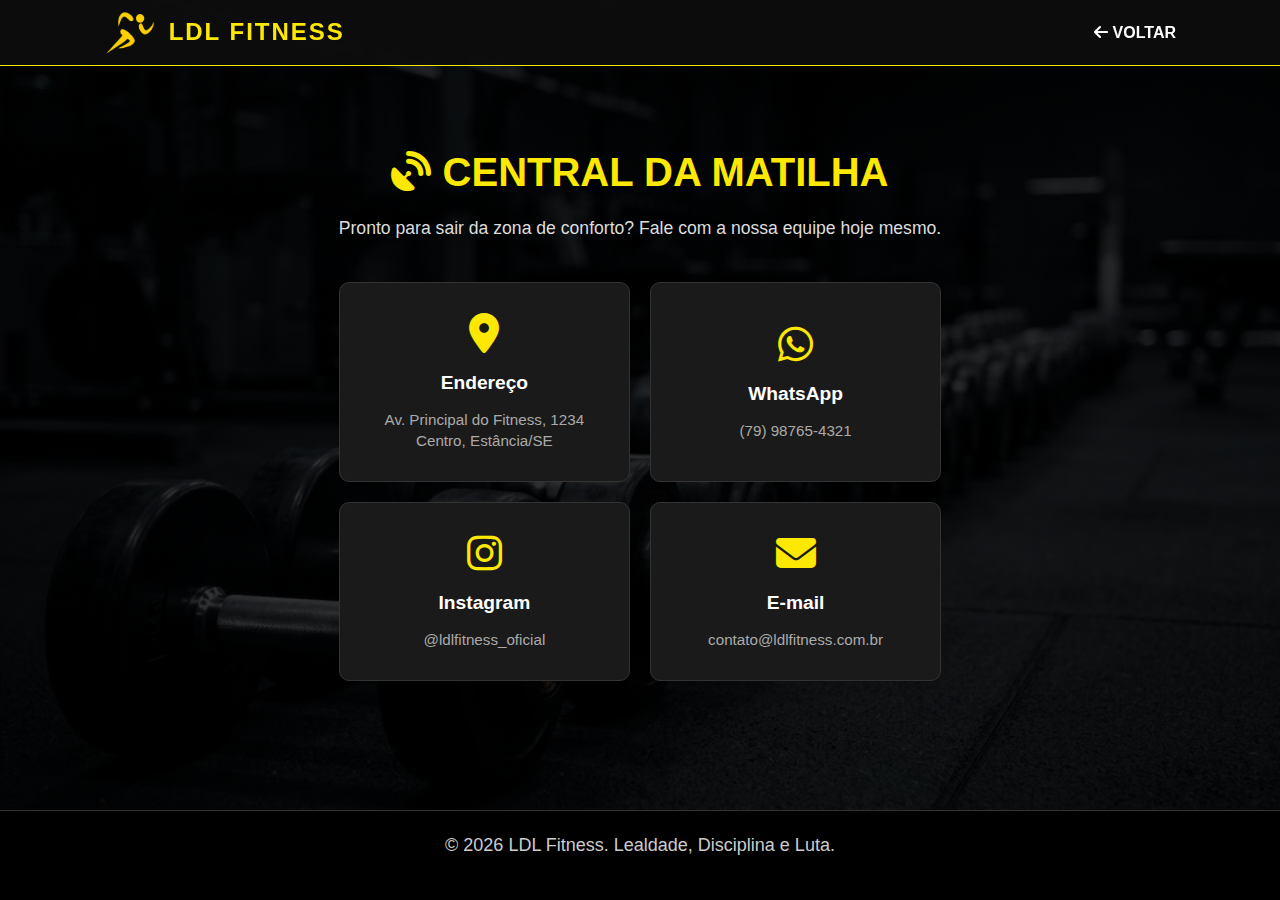
<file: ldl fitness/comunicacao.html>
<!DOCTYPE html>
<html lang="pt-BR">
<head>
    <meta charset="UTF-8">
    <meta name="viewport" content="width=device-width, initial-scale=1.0">
    <title>Contato | LDL Fitness</title>
    <link rel="stylesheet" href="css/style.css">
    <link rel="stylesheet" href="css/aluno-painel.css">
    <link rel="stylesheet" href="css/comunicacao.css">
    <link rel="stylesheet" href="https://cdnjs.cloudflare.com/ajax/libs/font-awesome/6.4.0/css/all.min.css">
</head>
<body class="body-painel">

    <header>
        <nav>
            <a href="aluno-painel.html" class="logo-container">
                <img src="img/logo.png" alt="Logo LDL Fitness">
                <span>LDL FITNESS</span>
            </a>
            <ul class="nav-logado">
                <li><a href="aluno-painel.html" class="btn-voltar"><i class="fas fa-arrow-left"></i> VOLTAR</a></li>
            </ul>
        </nav>
    </header>

    <section class="contato-container">
        <h2><i class="fas fa-satellite-dish"></i> Central da Matilha</h2>
        <p>Pronto para sair da zona de conforto? Fale com a nossa equipe hoje mesmo.</p>

        <div class="grid-contato">
            <div class="card-contato">
                <i class="fas fa-map-marker-alt"></i>
                <h3>Endereço</h3>
                <span>Av. Principal do Fitness, 1234<br>Centro, Estância/SE</span>
            </div>

            <div class="card-contato">
                <i class="fab fa-whatsapp"></i>
                <h3>WhatsApp</h3>
                <span>(79) 98765-4321</span>
            </div>

            <div class="card-contato">
                <i class="fab fa-instagram"></i>
                <h3>Instagram</h3>
                <span>@ldlfitness_oficial</span>
            </div>

            <div class="card-contato">
                <i class="fas fa-envelope"></i>
                <h3>E-mail</h3>
                <span>contato@ldlfitness.com.br</span>
            </div>
        </div>

    </section>

    <footer class="footer-fixo">
        <p>&copy; 2026 LDL Fitness. Lealdade, Disciplina e Luta.</p>
    </footer>

    <script src="js/main.js" defer></script>
</body>
</html>
</file>
<file: style.css>
:root {
    --amarelo: #fce803;
    --preto: #0d0d0d;
    --cinza-escuro: #1a1a1a;
    --cinza-claro: #cccccc;
    --branco: #ffffff;
}

* {
    margin: 0;
    padding: 0;
    box-sizing: border-box;
    font-family: 'Arial', sans-serif;
}

body {
    background-color: var(--preto);
    color: var(--branco);
    line-height: 1.6;
}

header {
    background-color: rgba(13, 13, 13, 0.95);
    position: fixed;
    width: 100%;
    top: 0;
    left: 0;
    z-index: 1000;
    border-bottom: 1px solid var(--amarelo);
}

nav {
    display: flex;
    justify-content: space-between;
    align-items: center;
    padding: 10px 40px;
    max-width: 90%;
    margin: 0 auto;
}

nav ul {
    list-style: none;
    display: flex;
    gap: 40px;
}

nav ul li a {
    color: var(--branco);
    text-decoration: none;
    font-weight: bold;
    transition: color 0.3s;
}

nav ul li a:hover {
    color: var(--amarelo);
}

.logo-container {
    display: flex;
    align-items: center;
    gap: 10px;
    text-decoration: none;
}

.logo-container img {
    height: 45px;
    width: auto;
}

.logo-container span {
    font-size: 24px;
    font-weight: bold;
    color: var(--amarelo);
    letter-spacing: 2px;
}

section {
    padding: 100px 20px;
    max-width: 1200px;
    margin: 0 auto;
    text-align: center;
}

h2 {
    font-size: 36px;
    color: var(--amarelo);
    margin-bottom: 30px;
    text-transform: uppercase;
}

p {
    color: var(--cinza-claro);
    font-size: 18px;
    max-width: 800px;
    margin: 0 auto 20px auto;
}

#home {
    height: 100vh;
    width: 100%;
    padding: 0;
    margin: 0;
    max-width: 100%;
    display: flex;
    flex-direction: column;
    justify-content: center;
    align-items: center;
    background: linear-gradient(rgba(0,0,0,0.8), rgba(0,0,0,0.8)), 
                url('https://images.unsplash.com/photo-1534438327276-14e5300c3a48?q=80&w=1470&auto=format&fit=crop');
    background-size: cover;
    background-position: center;
    background-repeat: no-repeat;
}

#home img {
    width: 250px;   
    height: auto;
    margin-bottom: 20px;
}

#home h1 {
    font-size: 60px;
    color: var(--amarelo);
    margin-bottom: 10px;
    text-transform: uppercase;
}

.btn {
    display: inline-block;
    margin-top: 20px;
    padding: 15px 30px;
    background-color: var(--amarelo);
    color: var(--preto);
    text-decoration: none;
    font-size: 18px;
    font-weight: bold;
    border-radius: 5px;
    transition: background 0.3s, transform 0.2s;
}

.btn:hover {
    background-color: #fff;
    transform: scale(1.05);
}

.bg-cinza {
    background-color: var(--cinza-escuro);
}

.flex-container {
    display: flex;
    align-items: center;
    justify-content: space-between;
    gap: 40px;
    margin-bottom: 40px;
    text-align: left; 
}

.flex-content {
    flex: 1;
}

.flex-content p {
    margin-left: 0; 
    max-width: 100%;
}

.flex-image {
    flex: 1;
    display: flex;
    justify-content: center;
}

.img-destaque {
    width: 100%;
    max-width: 500px;
    height: auto;
    border-radius: 15px; 
    border: 2px solid var(--amarelo); 
    box-shadow: 0 10px 30px rgba(0, 0, 0, 0.8); 
    object-fit: cover; 
}

.banner-container {
    margin-top: 60px;
    width: 100%;
}

.img-banner {
    width: 100%;
    max-width: 1000px;
    height: 300px; 
    object-fit: cover;
    border-radius: 15px;
    border: 1px solid #333;
    opacity: 0.8; 
    transition: opacity 0.3s;
}

.img-banner:hover {
    opacity: 1;
}

.cards-container {
    display: flex;
    justify-content: center;
    gap: 30px;
    flex-wrap: wrap;
    margin-top: 40px;
}

.card {
    background-color: var(--preto);
    border: 2px solid var(--amarelo);
    padding: 30px;
    border-radius: 10px;
    width: 350px;
    text-align: left;
    transition: transform 0.3s; 
}

.card:hover {
    transform: translateY(-10px);
}

.card h3 {
    color: var(--amarelo);
    font-size: 24px;
    margin-bottom: 15px;
}

.contato-info {
    list-style: none;
    font-size: 20px;
    line-height: 2;
}

.contato-info strong {
    color: var(--amarelo);
}

footer {
    background-color: #000;
    text-align: center;
    padding: 20px;
    color: var(--cinza-claro);
    border-top: 1px solid #333;
}

@media (max-width: 768px) {
    nav ul {
        display: none;
    }

    #home h1 {
        font-size: 40px;
    }
    
    .flex-container, .flex-container.row-reverse {
        flex-direction: column;
        text-align: center;
    }
    
    .flex-content p {
        margin: 0 auto 20px auto;
    }
    
    .img-banner {
        height: 200px; 
    }
}
</file>
<file: aluno-painel.css>
/* =========================================
   ESTILOS DO PAINEL DO ALUNO (Área Logada)
   ========================================= */

/* Ajuste de espaçamento do corpo da página */
.body-painel {
    padding-top: 80px; /* Compensa a altura do header fixo */
}

/* Header Logado - Botão Sair vermelho */
.btn-sair {
    color: #ff4757 !important;
}

.btn-sair:hover {
    text-decoration: underline;
}

/* Centralização do conteúdo principal */
.area-escolha {
    min-height: calc(100vh - 160px);
    display: flex;
    flex-direction: column;
    justify-content: center;
}

.container-protocolos {
    margin-top: 50px;
}

/* Customização dos Cards de Protocolo */
.card-mass {
    text-align: center;
    border-color: var(--amarelo);
}

.card-cut {
    text-align: center;
    border-color: var(--amarelo);
}

.card:hover {
    box-shadow: 0 10px 30px rgba(252, 232, 3, 0.1); /* Brilho suave no fundo */
}

/* Ícones dos Cards */
.icon-protocolo {
    font-size: 50px;
    margin-bottom: 20px;
}

.icon-mass {
    color: var(--amarelo);
}

.icon-cut {
    color: #ff4757; /* Vermelho fogo */
}

.desc-protocolo {
    font-size: 14px;
    margin-bottom: 25px;
}

/* Botões de Ação dos Protocolos */
.btn-protocolo {
    display: block;
    margin-top: auto;
    padding: 15px;
    text-decoration: none;
    border-radius: 8px;
    font-weight: bold;
    text-transform: uppercase;
    transition: all 0.3s ease;
}

.btn-mass {
    border: 2px solid var(--amarelo);
    color: var(--branco);
}

.btn-cut {
    border: 2px solid var(--amarelo);
    color: var(--branco);
}

/* Efeito Hover unificado para os botões */
.btn-protocolo:hover {
    background-color: var(--amarelo);
    color: var(--preto);
    border-color: var(--amarelo);
    transform: translateY(-3px);
}

/* Rodapé travado no fundo da tela no Painel */
.footer-fixo {
    position: fixed;
    bottom: 0;
    width: 100%;
}
</file>
<file: cadastro.css>
:root {
    --amarelo: #fce803;
    --preto: #0d0d0d;
    --cinza-escuro: #1a1a1a;
    --cinza-claro: #cccccc;
    --branco: #ffffff;
    --borda-fina: #333333;
}

* {
    margin: 0;
    padding: 0;
    box-sizing: border-box;
    font-family: 'Inter', sans-serif;
}

body {
    /* Fundo escurecido com tema de academia/ferro */
    background: linear-gradient(rgba(0,0,0,0.85), rgba(0,0,0,0.85)), 
                url('https://images.unsplash.com/photo-1581009146145-b5ef050c2e1e?q=80&w=1470&auto=format&fit=crop');
    background-size: cover;
    background-position: center;
    background-repeat: no-repeat;
    background-attachment: fixed;
    color: var(--branco);
    min-height: 100vh;
    display: flex;
    justify-content: center;
    align-items: center;
    padding: 20px;
}

/* --- ESTRUTURA PRINCIPAL --- */
.container {
    display: flex;
    flex-wrap: wrap;
    width: 100%;
    max-width: 1100px;
    background-color: var(--cinza-escuro);
    border-radius: 20px;
    border: 1px solid var(--amarelo);
    box-shadow: 0 20px 50px rgba(0, 0, 0, 0.9);
    overflow: hidden; 
    position: relative;
}

/* --- PAINEL ESQUERDO (INFORMAÇÕES DA ACADEMIA) --- */
.left-panel {
    flex: 1;
    min-width: 350px;
    background: linear-gradient(135deg, rgba(252, 232, 3, 0.1) 0%, rgba(13, 13, 13, 1) 100%);
    padding: 50px 40px;
    display: flex;
    flex-direction: column;
    justify-content: center;
    border-right: 1px solid var(--borda-fina);
    position: relative;
}

.logo-container {
    margin-bottom: 40px;
    z-index: 2;
}

.logo {
    display: flex;
    align-items: center;
}

.logo-tech {
    font-family: 'Orbitron', sans-serif;
    color: var(--amarelo);
    font-size: 32px;
    letter-spacing: 2px;
}

.tagline {
    color: var(--cinza-claro);
    font-size: 16px;
    margin-top: 5px;
}

.features {
    margin-top: 40px;
    z-index: 2;
}

.features h3 {
    font-size: 18px;
    color: var(--amarelo);
    margin-bottom: 5px;
    display: flex;
    align-items: center;
    gap: 10px;
}

.features p {
    color: var(--cinza-claro);
    font-size: 14px;
    margin-bottom: 25px;
    padding-left: 30px;
}

/* Animações dos ícones flutuantes (Halter, Fogo, Coração) */
.tech-elements {
    position: absolute;
    top: 20px;
    right: 20px;
    opacity: 0.15;
    z-index: 1;
}

.floating-element {
    font-size: 28px;
    color: var(--amarelo);
    position: absolute;
    animation: float 4s ease-in-out infinite;
}

.element-1 { top: 0; right: 50px; animation-delay: 0s; }
.element-2 { top: 80px; right: 10px; animation-delay: 1s; }
.element-3 { top: 150px; right: 60px; animation-delay: 2s; }

@keyframes float {
    0% { transform: translateY(0px); }
    50% { transform: translateY(-15px); }
    100% { transform: translateY(0px); }
}

/* --- PAINEL DIREITO (FORMULÁRIO DE MATRÍCULA) --- */
.right-panel {
    flex: 1.5;
    min-width: 400px;
    background-color: var(--preto);
    padding: 50px 40px;
    display: flex;
    flex-direction: column;
    justify-content: center;
}

.form-header {
    margin-bottom: 30px;
}

.form-header h2 {
    font-size: 28px;
    color: var(--branco);
    margin-bottom: 5px;
}

.form-header p {
    color: var(--cinza-claro);
    font-size: 15px;
}

.form-group {
    display: flex;
    gap: 20px;
    margin-bottom: 25px;
}

@media (max-width: 600px) {
    .form-group {
        flex-direction: column;
        gap: 0;
    }
}

/* Estilo dos Inputs e Rótulos Flutuantes */
.input-group {
    position: relative;
    width: 100%;
    margin-top: 20px;
}

.input-group.full-width {
    width: 100%;
}

.input-group input {
    width: 100%;
    background-color: var(--cinza-escuro);
    border: 1px solid var(--borda-fina);
    padding: 15px 15px 15px 45px;
    border-radius: 8px;
    color: var(--branco);
    font-size: 15px;
    outline: none;
    transition: 0.3s;
}

.input-group input:focus {
    border-color: var(--amarelo);
    box-shadow: 0 0 10px rgba(252, 232, 3, 0.2);
}

.input-group label {
    position: absolute;
    left: 45px;
    top: 16px;
    color: #888;
    font-size: 15px;
    pointer-events: none;
    transition: 0.3s ease;
}

.input-group input:focus ~ label,
.input-group input:valid ~ label {
    top: -22px;
    left: 0;
    font-size: 13px;
    color: var(--amarelo);
    font-weight: 500;
}

.input-icon {
    position: absolute;
    left: 15px;
    top: 16px;
    color: #888;
    transition: 0.3s;
}

.input-group input:focus ~ .input-icon {
    color: var(--amarelo);
}

.toggle-password {
    position: absolute;
    right: 15px;
    top: 16px;
    background: none;
    border: none;
    color: #888;
    cursor: pointer;
    font-size: 16px;
}

.toggle-password:hover {
    color: var(--amarelo);
}

/* Checkbox */
.checkbox-group {
    display: flex;
    align-items: center;
    gap: 10px;
    font-size: 14px;
    color: var(--cinza-claro);
    margin-top: -10px;
}

.checkbox-group input[type="checkbox"] {
    accent-color: var(--amarelo);
    width: 16px;
    height: 16px;
    cursor: pointer;
}

.terms-link {
    color: var(--amarelo);
    text-decoration: none;
}

.terms-link:hover {
    text-decoration: underline;
}

/* Botões: Finalizar Matrícula */
.btn-submit {
    width: 100%;
    padding: 16px;
    background-color: var(--amarelo);
    color: var(--preto);
    border: none;
    border-radius: 8px;
    font-size: 18px;
    font-weight: 700;
    cursor: pointer;
    display: flex;
    justify-content: center;
    align-items: center;
    gap: 10px;
    transition: all 0.3s ease;
}

.btn-submit:hover {
    background-color: var(--branco);
    transform: translateY(-3px);
}

/* Botões: Voltar para o Login (O NOVO BOTÃO) */
.btn-back-outline {
    width: 100%;
    padding: 16px;
    background-color: transparent;
    color: var(--cinza-claro);
    border: 1px solid var(--borda-fina);
    border-radius: 8px;
    font-size: 16px;
    font-weight: 600;
    cursor: pointer;
    display: flex;
    justify-content: center;
    align-items: center;
    gap: 10px;
    text-decoration: none;
    transition: all 0.3s ease;
}

.btn-back-outline:hover {
    border-color: var(--amarelo);
    color: var(--amarelo);
    background-color: rgba(252, 232, 3, 0.05); /* Leve brilho de fundo */
}

/* Telas ocultas por padrão */
.success-message, .notification, .btn-loading { display: none; }

/* --- RODAPÉ DA PÁGINA (DENTRO DO CONTAINER) --- */
.footer {
    width: 100%;
    background-color: #050505;
    padding: 20px 40px;
    display: flex;
    justify-content: space-between;
    align-items: center;
    border-top: 1px solid var(--borda-fina);
}

.footer p {
    color: #666;
    font-size: 13px;
}

.social-links {
    display: flex;
    gap: 15px;
}

.social-links a {
    color: #666;
    font-size: 18px;
    text-decoration: none;
    transition: 0.3s;
}

.social-links a:hover {
    color: var(--amarelo);
}

/* --- RESPONSIVIDADE --- */
@media (max-width: 900px) {
    .container {
        flex-direction: column;
    }
    
    .left-panel, .right-panel {
        width: 100%;
        border-right: none;
        border-bottom: 1px solid var(--borda-fina);
    }

    .footer {
        flex-direction: column;
        gap: 15px;
        text-align: center;
    }
}
/* --- ESTILO DA LOGO NO CABEÇALHO DO FORMULÁRIO --- */
.form-logo {
    width: 65px; /* Tamanho ideal para não roubar muita atenção do formulário */
    height: auto;
    margin-bottom: 15px;
    display: block;
    filter: drop-shadow(0 0 8px rgba(252, 232, 3, 0.4)); /* Dá um leve brilho amarelo ao redor da logo */
    animation: fadeInDown 0.8s ease-out; /* Pequena animação ao carregar a página */
}

/* Animação suave para a logo aparecer descendo um pouquinho */
@keyframes fadeInDown {
    from {
        opacity: 0;
        transform: translateY(-15px);
    }
    to {
        opacity: 1;
        transform: translateY(0);
    }
}
</file>
<file: css/style.css>
:root {
    --amarelo: #fce803;
    --preto: #0d0d0d;
    --cinza-escuro: #1a1a1a;
    --cinza-claro: #cccccc;
    --branco: #ffffff;
}

* {
    margin: 0;
    padding: 0;
    box-sizing: border-box;
    font-family: 'Arial', sans-serif;
}

body {
    
    background-color: var(--preto);
    color: var(--branco);
    line-height: 1.6;
}

header {
    background-color: rgba(13, 13, 13, 0.95);
    position: fixed;
    width: 100%;
    top: 0;
    left: 0;
    z-index: 1000;
    border-bottom: 1px solid var(--amarelo);
}

nav {
    display: flex;
    justify-content: space-between;
    align-items: center;
    padding: 10px 40px;
    max-width: 90%;
    margin: 0 auto;
}

nav ul {
    list-style: none;
    display: flex;
    gap: 40px;
}

nav ul li a {
    color: var(--branco);
    text-decoration: none;
    font-weight: bold;
    transition: color 0.3s;
}

nav ul li a:hover {
    color: var(--amarelo);
}

.logo-container {
    display: flex;
    align-items: center;
    gap: 10px;
    text-decoration: none;
}

.logo-container img {
    height: 45px;
    width: auto;
}

.logo-container span {
    font-size: 24px;
    font-weight: bold;
    color: var(--amarelo);
    letter-spacing: 2px;
}

section {
    padding: 100px 20px;
    max-width: 1200px;
    margin: 0 auto;
    text-align: center;
}

h2 {
    font-size: 36px;
    color: var(--amarelo);
    margin-bottom: 30px;
    text-transform: uppercase;
}

p {
    color: var(--cinza-claro);
    font-size: 18px;
    max-width: 800px;
    margin: 0 auto 20px auto;
}

#home {
    height: 100vh;
    width: 100%;
    padding: 0;
    margin: 0;
    max-width: 100%;
    display: flex;
    flex-direction: column;
    justify-content: center;
    align-items: center;
    background: linear-gradient(rgba(0,0,0,0.8), rgba(0,0,0,0.8)), 
                url('https://images.unsplash.com/photo-1534438327276-14e5300c3a48?q=80&w=1470&auto=format&fit=crop');
    background-size: cover;
    background-position: center;
    background-repeat: no-repeat;
    background-attachment: fixed;
}

#home img {
    width: 250px;   
    height: auto;
    margin-bottom: 20px;
}

#home h1 {
    font-size: 60px;
    color: var(--amarelo);
    margin-bottom: 10px;
    text-transform: uppercase;
}

.btn {
    display: inline-block;
    margin-top: 20px;
    padding: 15px 30px;
    background-color: var(--amarelo);
    color: var(--preto);
    text-decoration: none;
    font-size: 18px;
    font-weight: bold;
    border-radius: 5px;
    transition: background 0.3s, transform 0.2s;
}

.btn:hover {
    background-color: #fff;
    transform: scale(1.05);
}

.bg-cinza {
    background-color: var(--cinza-escuro);
}

.flex-container {
    display: flex;
    align-items: center;
    justify-content: space-between;
    gap: 40px;
    margin-bottom: 40px;
    text-align: left; 
}

.flex-content {
    flex: 1;
}

.flex-content p {
    margin-left: 0; 
    max-width: 100%;
}

.flex-content-1 {
    display: flex;
    justify-content: center; 
    align-items: center;     
    text-align: center;      
    width: 100%;             
}

.flex-content-1 p {
    margin: 0 auto;          
    max-width: 900px;        
    color: var(--cinza-claro);
}

.flex-image {
    flex: 1;
    display: flex;
    justify-content: center;
    transition: 0.3s;
}
.flex-image:hover{
    transform: translateY(-10px);
}

.img-destaque {
    width: 100%;
    max-width: 500px;
    height: auto;
    border-radius: 15px; 
    border: 2px solid var(--amarelo); 
    box-shadow: 0 10px 30px rgba(0, 0, 0, 0.8); 
    object-fit: cover; 
}

.banner-container {
    margin-top: 60px;
    width: 100%;
}

.img-banner {
    width: 100%;
    max-width: 1000px;
    height: 300px; 
    object-fit: cover;
    border-radius: 15px;
    border: 1px solid #333;
    opacity: 0.8; 
    transition: opacity 0.3s;
}

.img-banner:hover {
    opacity: 1;
}

.cards-container {
    display: flex;
    justify-content: center;
    gap: 30px;
    flex-wrap: wrap;
    margin-top: 40px;
}

.card {
    background-color: var(--preto);
    border: 2px solid var(--amarelo);
    padding: 30px;
    border-radius: 10px;
    width: 350px;
    text-align: left;
    transition: transform 0.3s; 
}

.card:hover {
    transform: translateY(-10px);
}

.card h3 {
    color: var(--amarelo);
    font-size: 24px;
    margin-bottom: 15px;
}

.contato-info {
    list-style: none;
    font-size: 20px;
    line-height: 2;
}

.contato-info strong {
    color: var(--amarelo);
}

footer {
    background-color: #000;
    text-align: center;
    padding: 20px;
    color: var(--cinza-claro);
    border-top: 1px solid #333;
}

@media (max-width: 768px) {
    nav ul {
        display: none;
    }

    #home h1 {
        font-size: 40px;
    }
    
    .flex-container, .flex-container.row-reverse {
        flex-direction: column;
        text-align: center;
    }
    
    .flex-content p {
        margin: 0 auto 20px auto;
    }
    
    .img-banner {
        height: 200px; 
    }
}
</file>
<file: css/aluno-painel.css>
/* =========================================
   ESTILOS DO PAINEL DO ALUNO (Área Logada)
   ========================================= */

/* Ajuste de espaçamento do corpo da página */
.body-painel {
    padding-top: 80px; /* Compensa a altura do header fixo */
}

/* Header Logado - Botão Sair vermelho */
.btn-sair {
    color: #ff4757 !important;
}

.btn-sair:hover {
    text-decoration: underline;
}

/* Centralização do conteúdo principal */
.area-escolha {
   height: 100vh;
    width: 100%;
    padding: 0;
    margin: 0;
    max-width: 100%;
    display: flex;
    flex-direction: column;
    justify-content: center;
    align-items: center;
    background: linear-gradient(rgba(13, 13, 13, 0.8), rgba(13, 13, 13, 0.8)), 
                url('../img/Cia-Athletica-Nacional-Musculacao-Campinas-Galleria-Shopping-Autores-Grupo-S2-Marketing-Divulgacao-Cia.webp');
    background-size: cover;
    background-position: center;
    background-repeat: no-repeat;
    background-attachment: fixed;
}

.container-protocolos {
    margin-top: 50px;
}

/* Customização dos Cards de Protocolo */
.card-mass {
    text-align: center;
    border-color: var(--amarelo);
}

.card-cut {
    text-align: center;
    border-color: var(--amarelo);
}

.card:hover {
    box-shadow: 0 10px 30px rgba(252, 232, 3, 0.1); /* Brilho suave no fundo */
}

/* Ícones dos Cards */
.icon-protocolo {
    font-size: 50px;
    margin-bottom: 20px;
}

.icon-mass {
    color: var(--amarelo);
}

.icon-cut {
    color: #ff4757; /* Vermelho fogo */
}

.desc-protocolo {
    font-size: 14px;
    margin-bottom: 25px;
}

/* Botões de Ação dos Protocolos */
.btn-protocolo {
    display: block;
    margin-top: auto;
    padding: 15px;
    text-decoration: none;
    border-radius: 8px;
    font-weight: bold;
    text-transform: uppercase;
    transition: all 0.3s ease;
}

.btn-mass {
    border: 2px solid var(--amarelo);
    color: var(--branco);
}

.btn-cut {
    border: 2px solid var(--amarelo);
    color: var(--branco);
}

/* Efeito Hover unificado para os botões */
.btn-protocolo:hover {
    background-color: var(--amarelo);
    color: var(--preto);
    border-color: var(--amarelo);
    transform: translateY(-3px);
}

/* Rodapé no fundo da tela sem sobrepor o conteúdo */
.footer-fixo {
    width: 100%;
    text-align: center;
    padding: 20px 0;
    margin-top: auto; /* Isso empurra o rodapé pro final se houver espaço sobrando */
}
</file>
<file: css/comunicacao.css>
/* =========================================
   CONTATO.CSS - Estilos da Central da Matilha
   ========================================= */

.contato-container {
    max-width: 800px;
    margin: 40px auto;
    padding: 20px;
    text-align: center;
}

.contato-container h2 {
    font-size: 2.5rem;
    color: var(--amarelo, #f39c12);
    margin-bottom: 10px;
    text-transform: uppercase;
}

.contato-container p {
    font-size: 1.1rem;
    color: #ddd;
    margin-bottom: 40px;
}

.grid-contato {
    display: grid;
    grid-template-columns: repeat(auto-fit, minmax(250px, 1fr));
    gap: 20px;
    margin-bottom: 40px;
}

.card-contato {
    background-color: #1a1a1a;
    border: 1px solid #333;
    border-radius: 10px;
    padding: 30px 20px;
    transition: all 0.3s ease;
    display: flex;
    flex-direction: column;
    align-items: center;
    justify-content: center;
}

.card-contato:hover {
    border-color: var(--amarelo, #f39c12);
    transform: translateY(-5px);
    box-shadow: 0 5px 15px rgba(243, 156, 18, 0.2);
}

.card-contato i {
    font-size: 2.5rem;
    color: var(--amarelo, #f39c12);
    margin-bottom: 15px;
}

.card-contato h3 {
    font-size: 1.2rem;
    color: #fff;
    margin-bottom: 10px;
}

.card-contato span {
    color: #aaa;
    font-size: 0.95rem;
    line-height: 1.4;
}

.btn-whatsapp-direto {
    display: inline-flex;
    align-items: center;
    justify-content: center;
    gap: 10px;
    background-color: #25D366; /* Cor oficial do WhatsApp */
    color: #fff;
    padding: 15px 30px;
    border-radius: 8px;
    font-size: 1.1rem;
    font-weight: bold;
    text-decoration: none;
    transition: background-color 0.3s;
}

.btn-whatsapp-direto:hover {
    background-color: #1ebe5d;
}

/* =========================================
   FUNDO DA PÁGINA E FOOTER FIXO
   ========================================= */

body.body-painel {
    background-image: linear-gradient(rgba(0, 0, 0, 0.8), rgba(0, 0, 0, 0.8)), 
                      url('../img/fundo-halter.jpg');
    background-size: cover;
    background-position: center;
    background-attachment: fixed;
    background-repeat: no-repeat;
    min-height: 100vh; /* Garante a altura total */
    
    /* 🔥 A MÁGICA PARA O FOOTER DESCER: Flexbox 🔥 */
    display: flex;
    flex-direction: column;
}

.footer-fixo {
    background-color: #000;
    text-align: center;
    padding: 20px;
    color: var(--cinza-claro, #cccccc); /* Cor do texto com segurança */
    border-top: 1px solid #333;
    
    /* 🔥 EMPURRA O FOOTER LÁ PRO FINAL DA TELA 🔥 */
    margin-top: auto; 
    width: 100%;
}
</file>
<file: css/contato.css>
/* =========================================
   ESTILOS PARA AS PÁGINAS DE CONTATO
   ========================================= */

:root {
    --amarelo: #fce803;
    --preto: #0d0d0d;
    --cinza-escuro: #1a1a1a;
    --cinza-claro: #cccccc;
    --branco: #ffffff;
    --cor-wpp: #25D366;
    --cor-inst: #E1306C;
}

* {
    margin: 0;
    padding: 0;
    box-sizing: border-box;
    font-family: 'Inter', sans-serif;
}

body {
    background-color: var(--preto);
    color: var(--branco);
    display: flex;
    justify-content: center;
    align-items: center;
    min-height: 100vh;
    background-image: radial-gradient(circle at center, #1a1a1a 0%, var(--preto) 100%);
}

.contato-container {
    width: 100%;
    max-width: 450px;
    padding: 20px;
    text-align: center;
}

.contato-card {
    background-color: var(--cinza-escuro);
    border: 1px solid #333;
    border-radius: 16px;
    padding: 40px 30px;
    box-shadow: 0 10px 30px rgba(0, 0, 0, 0.5);
    margin-bottom: 20px;
}

.icone-gigante {
    font-size: 60px;
    margin-bottom: 20px;
}

/* Efeito de brilho nas cores das redes sociais */
.wpp-color { color: var(--cor-wpp); text-shadow: 0 0 20px rgba(37, 211, 102, 0.3); }
.inst-color { color: var(--cor-inst); text-shadow: 0 0 20px rgba(225, 48, 108, 0.3); }

#contato h2 {
    font-size: 26px;
    margin-bottom: 15px;
    color: var(--branco);
}

#contato p {
    color: var(--cinza-claro);
    font-size: 15px;
    line-height: 1.6;
    margin-bottom: 25px;
}

/* Lista de informações */
.contato-info {
    list-style: none;
    background: rgba(0, 0, 0, 0.3);
    border-radius: 8px;
    padding: 20px;
    margin-bottom: 30px;
    text-align: left;
}

.contato-info li {
    font-size: 15px;
    margin-bottom: 12px;
    color: var(--branco);
    display: flex;
    align-items: center;
    gap: 10px;
}

.contato-info li:last-child {
    margin-bottom: 0;
}

.contato-info strong {
    color: var(--amarelo);
}

/* =========================================
   BOTÕES PRINCIPAIS
   ========================================= */
.btn-contato {
    display: flex;
    justify-content: center;
    align-items: center;
    gap: 10px;
    width: 100%;
    padding: 16px;
    border-radius: 8px;
    font-size: 16px;
    font-weight: bold;
    text-decoration: none;
    text-transform: uppercase;
    transition: all 0.3s ease;
    margin-bottom: 15px;
}

/* Botão WhatsApp */
.btn-wpp {
    background-color: var(--cor-wpp);
    color: var(--branco);
}
.btn-wpp:hover { background-color: #1ebe57; transform: translateY(-3px); }

/* Botão Instagram (Usa o gradiente oficial) */
.btn-inst {
    background: linear-gradient(45deg, #f09433 0%, #e6683c 25%, #dc2743 50%, #cc2366 75%, #bc1888 100%);
    color: var(--branco);
}
.btn-inst:hover { filter: brightness(1.1); transform: translateY(-3px); }

/* =========================================
   RODAPÉ E BOTÃO VOLTAR
   ========================================= */
.btn-voltar {
    display: block;
    color: var(--cinza-claro);
    text-decoration: none;
    font-size: 14px;
    margin-top: 20px;
    transition: color 0.3s;
}
.btn-voltar:hover { color: var(--amarelo); }

footer {
    color: #555;
    font-size: 12px;
}
</file>
<file: login.css>
:root {
    --amarelo: #fce803;
    --preto: #0d0d0d;
    --cinza-escuro: #1a1a1a;
    --cinza-claro: #cccccc;
    --branco: #ffffff;
}

* {
    margin: 0;
    padding: 0;
    box-sizing: border-box;
    font-family: 'Poppins', sans-serif;
}

body {
    background: linear-gradient(rgba(0,0,0,0.8), rgba(0,0,0,0.8)), 
                url('https://images.unsplash.com/photo-1534438327276-14e5300c3a48?q=80&w=1470&auto=format&fit=crop');
    background-size: cover;
    background-position: center;
    background-repeat: no-repeat;
    background-attachment: fixed;
    color: var(--branco);
    min-height: 100vh;
    display: flex;
    justify-content: center;
    align-items: center;
}

.container {
    position: relative;
    width: 100%;
    max-width: 450px;
    padding: 20px;
}

.login-wrapper {
    background-color: rgba(26, 26, 26, 0.95); /* cinza-escuro com transparência */
    padding: 40px 30px;
    border-radius: 15px;
    border: 1px solid var(--amarelo);
    box-shadow: 0 15px 35px rgba(0, 0, 0, 0.9);
    position: relative;
    z-index: 10;
}

/* Cabeçalho do Login */
.header {
    text-align: center;
    margin-bottom: 30px;
}

.logo {
    display: flex;
    justify-content: center;
    align-items: center;
    gap: 10px;
    font-size: 28px;
    color: var(--amarelo);
    font-weight: 700;
    margin-bottom: 15px;
    letter-spacing: 2px;
}

.header h1 {
    font-size: 24px;
    margin-bottom: 5px;
}

.subtitle {
    color: var(--cinza-claro);
    font-size: 14px;
}

/* Formulário */
.input-group {
    margin-bottom: 25px;
    position: relative;
}

.input-group label {
    display: block;
    margin-bottom: 8px;
    font-size: 14px;
    color: var(--cinza-claro);
}

.input-group label i {
    color: var(--amarelo);
    margin-right: 5px;
}

.input-group input {
    width: 100%;
    background-color: var(--preto);
    border: 1px solid #333;
    padding: 15px;
    border-radius: 8px;
    color: var(--branco);
    font-size: 16px;
    outline: none;
    transition: all 0.3s ease;
}

.input-group input:focus {
    border-color: var(--amarelo);
    box-shadow: 0 0 10px rgba(252, 232, 3, 0.2);
}

.password-wrapper {
    position: relative;
}

.password-toggle {
    position: absolute;
    right: 15px;
    top: 50%;
    transform: translateY(-50%);
    cursor: pointer;
    color: var(--cinza-claro);
}

.password-toggle:hover {
    color: var(--amarelo);
}

/* Opções (Lembrar-me e Esqueci a Senha) */
.options {
    display: flex;
    justify-content: space-between;
    align-items: center;
    margin-bottom: 30px;
    font-size: 14px;
}

.remember {
    display: flex;
    align-items: center;
    gap: 8px;
    cursor: pointer;
    color: var(--cinza-claro);
}

.remember input {
    accent-color: var(--amarelo);
}

.forgot-password {
    color: var(--amarelo);
    text-decoration: none;
    transition: 0.3s;
}

.forgot-password:hover {
    text-decoration: underline;
}

/* Botão de Login */
.login-btn {
    width: 100%;
    padding: 15px;
    background-color: var(--amarelo);
    color: var(--preto);
    border: none;
    border-radius: 8px;
    font-size: 18px;
    font-weight: 700;
    cursor: pointer;
    display: flex;
    justify-content: center;
    align-items: center;
    gap: 10px;
    transition: transform 0.3s, background-color 0.3s;
}

.login-btn:hover {
    background-color: #fff;
    transform: translateY(-3px);
}

/* Divisor */
.divider {
    text-align: center;
    margin: 25px 0;
    position: relative;
}

.divider::before,
.divider::after {
    content: '';
    position: absolute;
    top: 50%;
    width: 40%;
    height: 1px;
    background-color: #333;
}

.divider::before { left: 0; }
.divider::after { right: 0; }

.divider span {
    color: var(--cinza-claro);
    font-size: 14px;
    background-color: rgba(26, 26, 26, 0.95);
    padding: 0 10px;
}

/* Rodapé do Form */
.register-link {
    text-align: center;
    color: var(--cinza-claro);
    font-size: 14px;
    margin-bottom: 20px;
}

.register-link a {
    color: var(--amarelo);
    font-weight: 600;
    text-decoration: none;
}

.register-link a:hover {
    text-decoration: underline;
}

.footer {
    text-align: center;
    border-top: 1px solid #333;
    padding-top: 20px;
}

.footer p {
    font-size: 12px;
    color: #666;
}

/* Elementos Decorativos (Círculos) */
.decoration {
    position: absolute;
    top: 0;
    left: 0;
    width: 100%;
    height: 100%;
    z-index: 1;
    pointer-events: none;
}

.circle {
    position: absolute;
    border-radius: 50%;
    filter: blur(40px);
    opacity: 0.3;
}

.circle-1 {
    width: 150px;
    height: 150px;
    background-color: var(--amarelo);
    top: -50px;
    left: -50px;
}

.circle-2 {
    width: 200px;
    height: 200px;
    background-color: #444;
    bottom: -80px;
    right: -50px;
}
/* --- Botão Voltar (Outline) --- */
.btn-back-outline {
    display: flex;
    justify-content: center;
    align-items: center;
    gap: 8px;
    width: 100%;
    padding: 12px;
    margin-top: 15px; /* Dá um respiro entre o botão Entrar e o Voltar */
    background-color: transparent;
    color: var(--cinza-claro);
    border: 1px solid var(--cinza-claro);
    border-radius: 8px;
    font-size: 16px;
    text-decoration: none;
    transition: all 0.3s ease;
}

.btn-back-outline:hover {
    border-color: var(--amarelo);
    color: var(--amarelo);
    background-color: rgba(252, 232, 3, 0.05); /* Um fundo amarelo bem suave */
    transform: translateY(-2px); /* Efeito de flutuar igual ao botão Entrar */
}
</file>
<file: treinos.css>
/* =========================================
   ESTILOS DAS PÁGINAS DE TREINO (MASS e CUT)
   ========================================= */

.area-treino {
    max-width: 800px;
    margin: 40px auto;
    padding: 0 20px;
}

/* Cabeçalho do Treino */
.treino-header {
    text-align: center;
    margin-bottom: 40px;
    padding-bottom: 20px;
    border-bottom: 1px solid #333;
}

.icone-destaque {
    font-size: 50px;
    margin-bottom: 15px;
}

.tema-mass .icone-destaque { color: var(--amarelo); }
.tema-mass h2 { color: var(--branco); font-size: 32px; }

.tema-cut .icone-destaque { color: #ff4757; }
.tema-cut h2 { color: var(--branco); font-size: 32px; }

.treino-header p {
    color: var(--cinza-claro);
    font-size: 16px;
    text-transform: uppercase;
    letter-spacing: 1px;
}

/* Cards de Exercícios */
.lista-exercicios {
    display: flex;
    flex-direction: column;
    gap: 15px;
}

.exercicio-card {
    background-color: var(--cinza-escuro);
    border: 1px solid #333;
    border-radius: 12px;
    padding: 20px;
    display: flex;
    align-items: center;
    transition: transform 0.2s ease;
}

.exercicio-card:hover {
    transform: translateX(5px);
    border-color: #555;
}

.exercicio-icone {
    font-size: 30px;
    color: var(--amarelo);
    width: 60px;
    display: flex;
    justify-content: center;
    align-items: center;
}

.exercicio-info {
    flex: 1;
    padding-left: 15px;
}

.exercicio-info h3 {
    font-size: 18px;
    margin-bottom: 5px;
    color: var(--branco);
}

.detalhes {
    font-size: 14px;
    color: var(--cinza-claro);
    margin-bottom: 5px;
}

.detalhes strong {
    color: var(--branco);
}

.descanso {
    font-size: 12px;
    color: #888;
}

/* Custom Checkbox (Para marcar o exercício como feito) */
.check-container {
    display: block;
    position: relative;
    padding-left: 35px;
    cursor: pointer;
    font-size: 22px;
    user-select: none;
    width: 35px;
    height: 35px;
}

.check-container input {
    position: absolute;
    opacity: 0;
    cursor: pointer;
    height: 0;
    width: 0;
}

.checkmark {
    position: absolute;
    top: 0;
    left: 0;
    height: 35px;
    width: 35px;
    background-color: var(--preto);
    border: 2px solid #555;
    border-radius: 8px;
    transition: all 0.2s ease;
}

.check-container:hover input ~ .checkmark { background-color: #333; }

/* Check MASS (Amarelo) */
.check-container input:checked ~ .mass-check {
    background-color: var(--amarelo);
    border-color: var(--amarelo);
}
.mass-check:after { content: ""; position: absolute; display: none; }
.check-container input:checked ~ .mass-check:after { display: block; }
.check-container .mass-check:after {
    left: 11px; top: 6px; width: 8px; height: 15px;
    border: solid var(--preto); border-width: 0 3px 3px 0;
    transform: rotate(45deg);
}

/* Check CUT (Vermelho) */
.check-container input:checked ~ .cut-check {
    background-color: #ff4757;
    border-color: #ff4757;
}
.cut-check:after { content: ""; position: absolute; display: none; }
.check-container input:checked ~ .cut-check:after { display: block; }
.check-container .cut-check:after {
    left: 11px; top: 6px; width: 8px; height: 15px;
    border: solid white; border-width: 0 3px 3px 0;
    transform: rotate(45deg);
}

/* Botão de Finalizar */
.btn-finalizar {
    display: block;
    width: 100%;
    margin-top: 40px;
    padding: 20px;
    font-size: 18px;
    font-weight: bold;
    border-radius: 12px;
    cursor: pointer;
    text-transform: uppercase;
    transition: all 0.3s ease;
    border: none;
}

.btn-mass {
    background-color: var(--amarelo);
    color: var(--preto);
}
.btn-mass:hover { background-color: #e6d300; transform: translateY(-3px); }

.btn-cut {
    background-color: transparent;
    border: 2px solid #ff4757;
    color: #ff4757;
}
.btn-cut:hover { background-color: #ff4757; color: white; transform: translateY(-3px); }

/* Ajuste botão voltar menu */
.btn-voltar { color: var(--cinza-claro) !important; }
.btn-voltar:hover { color: var(--branco) !important; }

/* Responsividade */
@media (max-width: 600px) {
    .exercicio-card { padding: 15px; }
    .exercicio-icone { font-size: 24px; width: 40px; }
    .exercicio-info h3 { font-size: 16px; }
}
</file>
<file: css/treinos.css>
/* =========================================
   ESTILOS DAS PÁGINAS DE TREINO (MASS e CUT)
   ========================================= */

.area-treino {
    max-width: 800px;
    margin: 40px auto;
    padding: 0 20px;
}

/* Cabeçalho do Treino */
.treino-header {
    text-align: center;
    margin-bottom: 40px;
    padding-bottom: 20px;
    border-bottom: 1px solid #333;
}

.icone-destaque {
    margin-top: 80px;
    font-size: 50px;
    margin-bottom: 15px;
}

.tema-mass .icone-destaque { color: var(--amarelo); }
.tema-mass h2 { color: var(--branco); font-size: 32px; }

.tema-cut .icone-destaque { color: #ff4757; }
.tema-cut h2 { color: var(--branco); font-size: 32px; }

.treino-header p {
    color: var(--cinza-claro);
    font-size: 16px;
    text-transform: uppercase;
    letter-spacing: 1px;
}

/* Cards de Exercícios */
.lista-exercicios {
    display: flex;
    flex-direction: column;
    gap: 15px;
}

.exercicio-card {
    background-color: var(--cinza-escuro);
    border: 1px solid #333;
    border-radius: 12px;
    padding: 20px;
    display: flex;
    align-items: center;
    transition: transform 0.2s ease;
}

.exercicio-card:hover {
    transform: translateX(5px);
    border-color: #555;
}

.exercicio-icone {
    font-size: 30px;
    color: var(--amarelo);
    width: 60px;
    display: flex;
    justify-content: center;
    align-items: center;
}

.exercicio-info {
    flex: 1;
    padding-left: 15px;
}

.exercicio-info h3 {
    font-size: 18px;
    margin-bottom: 5px;
    color: var(--branco);
}

.detalhes {
    font-size: 14px;
    color: var(--cinza-claro);
    margin-bottom: 5px;
}

.detalhes strong {
    color: var(--branco);
}

.descanso {
    font-size: 12px;
    color: #888;
}

/* Custom Checkbox (Para marcar o exercício como feito) */
.check-container {
    display: block;
    position: relative;
    padding-left: 35px;
    cursor: pointer;
    font-size: 22px;
    user-select: none;
    width: 35px;
    height: 35px;
}

.check-container input {
    position: absolute;
    opacity: 0;
    cursor: pointer;
    height: 0;
    width: 0;
}

.checkmark {
    position: absolute;
    top: 0;
    left: 0;
    height: 35px;
    width: 35px;
    background-color: var(--preto);
    border: 2px solid #555;
    border-radius: 8px;
    transition: all 0.2s ease;
}

.check-container:hover input ~ .checkmark { background-color: #333; }

/* Check MASS (Amarelo) */
.check-container input:checked ~ .mass-check {
    background-color: yellow;
    border-color: yellow;
}
.mass-check:after { content: ""; position: absolute; display: none; }
.check-container input:checked ~ .mass-check:after { display: block; }
.check-container .mass-check:after {
    left: 11px; top: 6px; width: 8px; height: 15px;
    border: solid var(--preto); border-width: 0 3px 3px 0;
    transform: rotate(45deg);
}

/* Check CUT (Vermelho) */
.check-container input:checked ~ .cut-check {
    background-color: #ff4757;
    border-color: #ff4757;
}
.cut-check:after { content: ""; position: absolute; display: none; }
.check-container input:checked ~ .cut-check:after { display: block; }
.check-container .cut-check:after {
    left: 11px; top: 6px; width: 8px; height: 15px;
    border: solid white; border-width: 0 3px 3px 0;
    transform: rotate(45deg);
}

/* Botão de Finalizar */
.btn-finalizar {
    display: block;
    width: 100%;
    margin-top: 40px;
    padding: 20px;
    font-size: 18px;
    font-weight: bold;
    border-radius: 12px;
    cursor: pointer;
    text-transform: uppercase;
    transition: all 0.3s ease;
    border: none;
}

.btn-mass {
    background-color: var(--amarelo);
    color: var(--preto);
}
.btn-mass:hover { background-color: #e6d300; transform: translateY(-3px); }

.btn-cut {
    background-color: transparent;
    border: 2px solid #ff4757;
    color: #ff4757;
}
.btn-cut:hover { background-color: #ff4757; color: white; transform: translateY(-3px); }

/* Ajuste botão voltar menu */
.btn-voltar { color: var(--cinza-claro) !important; }
.btn-voltar:hover { color: var(--branco) !important; }

/* Responsividade */
@media (max-width: 600px) {
    .exercicio-card { padding: 15px; }
    .exercicio-icone { font-size: 24px; width: 40px; }
    .exercicio-info h3 { font-size: 16px; }
}
.area-treino {
 
    background-image: linear-gradient(rgba(0, 0, 0, 0.8), rgba(0, 0, 0, 0.8)), 
                      url('../img/fundo-treino.png');
    background-size: cover;
    background-position: center;
    background-attachment: fixed;
}
</file>
<file: contato.css>
/* =========================================
   ESTILOS PARA AS PÁGINAS DE CONTATO
   ========================================= */

:root {
    --amarelo: #fce803;
    --preto: #0d0d0d;
    --cinza-escuro: #1a1a1a;
    --cinza-claro: #cccccc;
    --branco: #ffffff;
    --cor-wpp: #25D366;
    --cor-inst: #E1306C;
}

* {
    margin: 0;
    padding: 0;
    box-sizing: border-box;
    font-family: 'Inter', sans-serif;
}

body {
    background-color: var(--preto);
    color: var(--branco);
    display: flex;
    justify-content: center;
    align-items: center;
    min-height: 100vh;
    background-image: radial-gradient(circle at center, #1a1a1a 0%, var(--preto) 100%);
}

.contato-container {
    width: 100%;
    max-width: 450px;
    padding: 20px;
    text-align: center;
}

.contato-card {
    background-color: var(--cinza-escuro);
    border: 1px solid #333;
    border-radius: 16px;
    padding: 40px 30px;
    box-shadow: 0 10px 30px rgba(0, 0, 0, 0.5);
    margin-bottom: 20px;
}

.icone-gigante {
    font-size: 60px;
    margin-bottom: 20px;
}

/* Efeito de brilho nas cores das redes sociais */
.wpp-color { color: var(--cor-wpp); text-shadow: 0 0 20px rgba(37, 211, 102, 0.3); }
.inst-color { color: var(--cor-inst); text-shadow: 0 0 20px rgba(225, 48, 108, 0.3); }

#contato h2 {
    font-size: 26px;
    margin-bottom: 15px;
    color: var(--branco);
}

#contato p {
    color: var(--cinza-claro);
    font-size: 15px;
    line-height: 1.6;
    margin-bottom: 25px;
}

/* Lista de informações */
.contato-info {
    list-style: none;
    background: rgba(0, 0, 0, 0.3);
    border-radius: 8px;
    padding: 20px;
    margin-bottom: 30px;
    text-align: left;
}

.contato-info li {
    font-size: 15px;
    margin-bottom: 12px;
    color: var(--branco);
    display: flex;
    align-items: center;
    gap: 10px;
}

.contato-info li:last-child {
    margin-bottom: 0;
}

.contato-info strong {
    color: var(--amarelo);
}

/* =========================================
   BOTÕES PRINCIPAIS
   ========================================= */
.btn-contato {
    display: flex;
    justify-content: center;
    align-items: center;
    gap: 10px;
    width: 100%;
    padding: 16px;
    border-radius: 8px;
    font-size: 16px;
    font-weight: bold;
    text-decoration: none;
    text-transform: uppercase;
    transition: all 0.3s ease;
    margin-bottom: 15px;
}

/* Botão WhatsApp */
.btn-wpp {
    background-color: var(--cor-wpp);
    color: var(--branco);
}
.btn-wpp:hover { background-color: #1ebe57; transform: translateY(-3px); }

/* Botão Instagram (Usa o gradiente oficial) */
.btn-inst {
    background: linear-gradient(45deg, #f09433 0%, #e6683c 25%, #dc2743 50%, #cc2366 75%, #bc1888 100%);
    color: var(--branco);
}
.btn-inst:hover { filter: brightness(1.1); transform: translateY(-3px); }

/* =========================================
   RODAPÉ E BOTÃO VOLTAR
   ========================================= */
.btn-voltar {
    display: block;
    color: var(--cinza-claro);
    text-decoration: none;
    font-size: 14px;
    margin-top: 20px;
    transition: color 0.3s;
}
.btn-voltar:hover { color: var(--amarelo); }

footer {
    color: #555;
    font-size: 12px;
}
</file>
<file: ldl fitness/css/style.css>
:root {
    --amarelo: #fce803;
    --preto: #0d0d0d;
    --cinza-escuro: #1a1a1a;
    --cinza-claro: #cccccc;
    --branco: #ffffff;
}

* {
    margin: 0;
    padding: 0;
    box-sizing: border-box;
    font-family: 'Arial', sans-serif;
}

body {
    
    background-color: var(--preto);
    color: var(--branco);
    line-height: 1.6;
}

header {
    background-color: rgba(13, 13, 13, 0.95);
    position: fixed;
    width: 100%;
    top: 0;
    left: 0;
    z-index: 1000;
    border-bottom: 1px solid var(--amarelo);
}

nav {
    display: flex;
    justify-content: space-between;
    align-items: center;
    padding: 10px 40px;
    max-width: 90%;
    margin: 0 auto;
}

nav ul {
    list-style: none;
    display: flex;
    gap: 40px;
}

nav ul li a {
    color: var(--branco);
    text-decoration: none;
    font-weight: bold;
    transition: color 0.3s;
}

nav ul li a:hover {
    color: var(--amarelo);
}

.logo-container {
    display: flex;
    align-items: center;
    gap: 10px;
    text-decoration: none;
}

.logo-container img {
    height: 45px;
    width: auto;
}

.logo-container span {
    font-size: 24px;
    font-weight: bold;
    color: var(--amarelo);
    letter-spacing: 2px;
}

section {
    padding: 100px 20px;
    max-width: 1200px;
    margin: 0 auto;
    text-align: center;
}

h2 {
    font-size: 36px;
    color: var(--amarelo);
    margin-bottom: 30px;
    text-transform: uppercase;
}

p {
    color: var(--cinza-claro);
    font-size: 18px;
    max-width: 800px;
    margin: 0 auto 20px auto;
}

#home {
    height: 100vh;
    width: 100%;
    padding: 0;
    margin: 0;
    max-width: 100%;
    display: flex;
    flex-direction: column;
    justify-content: center;
    align-items: center;
    background: linear-gradient(rgba(0,0,0,0.8), rgba(0,0,0,0.8)), 
                url('https://images.unsplash.com/photo-1534438327276-14e5300c3a48?q=80&w=1470&auto=format&fit=crop');
    background-size: cover;
    background-position: center;
    background-repeat: no-repeat;
}

#home img {
    width: 250px;   
    height: auto;
    margin-bottom: 20px;
}

#home h1 {
    font-size: 60px;
    color: var(--amarelo);
    margin-bottom: 10px;
    text-transform: uppercase;
}

.btn {
    display: inline-block;
    margin-top: 20px;
    padding: 15px 30px;
    background-color: var(--amarelo);
    color: var(--preto);
    text-decoration: none;
    font-size: 18px;
    font-weight: bold;
    border-radius: 5px;
    transition: background 0.3s, transform 0.2s;
}

.btn:hover {
    background-color: #fff;
    transform: scale(1.05);
}

.bg-cinza {
    background-color: var(--cinza-escuro);
}

.flex-container {
    display: flex;
    align-items: center;
    justify-content: space-between;
    gap: 40px;
    margin-bottom: 40px;
    text-align: left; 
}

.flex-content {
    flex: 1;
}

.flex-content p {
    margin-left: 0; 
    max-width: 100%;
}

.flex-image {
    flex: 1;
    display: flex;
    justify-content: center;
}

.img-destaque {
    width: 100%;
    max-width: 500px;
    height: auto;
    border-radius: 15px; 
    border: 2px solid var(--amarelo); 
    box-shadow: 0 10px 30px rgba(0, 0, 0, 0.8); 
    object-fit: cover; 
}

.banner-container {
    margin-top: 60px;
    width: 100%;
}

.img-banner {
    width: 100%;
    max-width: 1000px;
    height: 300px; 
    object-fit: cover;
    border-radius: 15px;
    border: 1px solid #333;
    opacity: 0.8; 
    transition: opacity 0.3s;
}

.img-banner:hover {
    opacity: 1;
}

.cards-container {
    display: flex;
    justify-content: center;
    gap: 30px;
    flex-wrap: wrap;
    margin-top: 40px;
}

.card {
    background-color: var(--preto);
    border: 2px solid var(--amarelo);
    padding: 30px;
    border-radius: 10px;
    width: 350px;
    text-align: left;
    transition: transform 0.3s; 
}

.card:hover {
    transform: translateY(-10px);
}

.card h3 {
    color: var(--amarelo);
    font-size: 24px;
    margin-bottom: 15px;
}

.contato-info {
    list-style: none;
    font-size: 20px;
    line-height: 2;
}

.contato-info strong {
    color: var(--amarelo);
}

footer {
    background-color: #000;
    text-align: center;
    padding: 20px;
    color: var(--cinza-claro);
    border-top: 1px solid #333;
}

@media (max-width: 768px) {
    nav ul {
        display: none;
    }

    #home h1 {
        font-size: 40px;
    }
    
    .flex-container, .flex-container.row-reverse {
        flex-direction: column;
        text-align: center;
    }
    
    .flex-content p {
        margin: 0 auto 20px auto;
    }
    
    .img-banner {
        height: 200px; 
    }
}
</file>
<file: ldl fitness/css/aluno-painel.css>
/* =========================================
   ESTILOS DO PAINEL DO ALUNO (Área Logada)
   ========================================= */

/* Ajuste de espaçamento do corpo da página */
.body-painel {
    padding-top: 80px; /* Compensa a altura do header fixo */
}

/* Header Logado - Botão Sair vermelho */
.btn-sair {
    color: #ff4757 !important;
}

.btn-sair:hover {
    text-decoration: underline;
}

/* Centralização do conteúdo principal */
.area-escolha {
    min-height: calc(100vh - 160px);
    display: flex;
    flex-direction: column;
    justify-content: center;
}

.container-protocolos {
    margin-top: 50px;
}

/* Customização dos Cards de Protocolo */
.card-mass {
    text-align: center;
    border-color: var(--amarelo);
}

.card-cut {
    text-align: center;
    border-color: var(--amarelo);
}

.card:hover {
    box-shadow: 0 10px 30px rgba(252, 232, 3, 0.1); /* Brilho suave no fundo */
}

/* Ícones dos Cards */
.icon-protocolo {
    font-size: 50px;
    margin-bottom: 20px;
}

.icon-mass {
    color: var(--amarelo);
}

.icon-cut {
    color: #ff4757; /* Vermelho fogo */
}

.desc-protocolo {
    font-size: 14px;
    margin-bottom: 25px;
}

/* Botões de Ação dos Protocolos */
.btn-protocolo {
    display: block;
    margin-top: auto;
    padding: 15px;
    text-decoration: none;
    border-radius: 8px;
    font-weight: bold;
    text-transform: uppercase;
    transition: all 0.3s ease;
}

.btn-mass {
    border: 2px solid var(--amarelo);
    color: var(--branco);
}

.btn-cut {
    border: 2px solid var(--amarelo);
    color: var(--branco);
}

/* Efeito Hover unificado para os botões */
.btn-protocolo:hover {
    background-color: var(--amarelo);
    color: var(--preto);
    border-color: var(--amarelo);
    transform: translateY(-3px);
}

/* Rodapé no fundo da tela sem sobrepor o conteúdo */
.footer-fixo {
    width: 100%;
    text-align: center;
    padding: 20px 0;
    margin-top: auto; /* Isso empurra o rodapé pro final se houver espaço sobrando */
}
</file>
<file: ldl fitness/css/comunicacao.css>
/* =========================================
   CONTATO.CSS - Estilos da Central da Matilha
   ========================================= */

.contato-container {
    max-width: 800px;
    margin: 40px auto;
    padding: 20px;
    text-align: center;
}

.contato-container h2 {
    font-size: 2.5rem;
    color: var(--amarelo, #f39c12);
    margin-bottom: 10px;
    text-transform: uppercase;
}

.contato-container p {
    font-size: 1.1rem;
    color: #ddd;
    margin-bottom: 40px;
}

.grid-contato {
    display: grid;
    grid-template-columns: repeat(auto-fit, minmax(250px, 1fr));
    gap: 20px;
    margin-bottom: 40px;
}

.card-contato {
    background-color: #1a1a1a;
    border: 1px solid #333;
    border-radius: 10px;
    padding: 30px 20px;
    transition: all 0.3s ease;
    display: flex;
    flex-direction: column;
    align-items: center;
    justify-content: center;
}

.card-contato:hover {
    border-color: var(--amarelo, #f39c12);
    transform: translateY(-5px);
    box-shadow: 0 5px 15px rgba(243, 156, 18, 0.2);
}

.card-contato i {
    font-size: 2.5rem;
    color: var(--amarelo, #f39c12);
    margin-bottom: 15px;
}

.card-contato h3 {
    font-size: 1.2rem;
    color: #fff;
    margin-bottom: 10px;
}

.card-contato span {
    color: #aaa;
    font-size: 0.95rem;
    line-height: 1.4;
}

.btn-whatsapp-direto {
    display: inline-flex;
    align-items: center;
    justify-content: center;
    gap: 10px;
    background-color: #25D366; /* Cor oficial do WhatsApp */
    color: #fff;
    padding: 15px 30px;
    border-radius: 8px;
    font-size: 1.1rem;
    font-weight: bold;
    text-decoration: none;
    transition: background-color 0.3s;
}

.btn-whatsapp-direto:hover {
    background-color: #1ebe5d;
}

/* =========================================
   FUNDO DA PÁGINA E FOOTER FIXO
   ========================================= */

body.body-painel {
    background-image: linear-gradient(rgba(0, 0, 0, 0.8), rgba(0, 0, 0, 0.8)), 
                      url('../img/fundo-halter.jpg');
    background-size: cover;
    background-position: center;
    background-attachment: fixed;
    background-repeat: no-repeat;
    min-height: 100vh; /* Garante a altura total */
    
    /* 🔥 A MÁGICA PARA O FOOTER DESCER: Flexbox 🔥 */
    display: flex;
    flex-direction: column;
}

.footer-fixo {
    background-color: #000;
    text-align: center;
    padding: 20px;
    color: var(--cinza-claro, #cccccc); /* Cor do texto com segurança */
    border-top: 1px solid #333;
    
    /* 🔥 EMPURRA O FOOTER LÁ PRO FINAL DA TELA 🔥 */
    margin-top: auto; 
    width: 100%;
}
</file>
<file: css/cadastro.css>
/* =========================================
   1. VARIÁVEIS E RESET
   ========================================= */
:root {
    --amarelo: #fce803;
    --preto: #0d0d0d;
    --cinza-escuro: #1a1a1a;
    --cinza-claro: #cccccc;
    --branco: #ffffff;
    --borda-fina: #333333;
}

* {
    margin: 0;
    padding: 0;
    box-sizing: border-box;
    font-family: 'Inter', sans-serif;
}

/* =========================================
   2. BASE E BODY
   ========================================= */
body {
    /* Fundo escurecido com tema de academia/ferro */
    background: linear-gradient(rgba(0,0,0,0.85), rgba(0,0,0,0.85)), 
                url('https://images.unsplash.com/photo-1581009146145-b5ef050c2e1e?q=80&w=1470&auto=format&fit=crop');
    background-size: cover;
    background-position: center;
    background-repeat: no-repeat;
    background-attachment: fixed;
    color: var(--branco);
    min-height: 100vh;
    display: flex;
    justify-content: center;
    align-items: center;
    padding: 20px;
}

/* =========================================
   3. LAYOUT PRINCIPAL
   ========================================= */
.container {
    display: flex;
    flex-wrap: wrap;
    width: 100%;
    max-width: 1100px;
    background-color: var(--cinza-escuro);
    border-radius: 20px;
    border: 1px solid var(--amarelo);
    box-shadow: 0 20px 50px rgba(0, 0, 0, 0.9);
    overflow: hidden; 
    position: relative;
}

/* --- Painel Esquerdo --- */
.left-panel {
    flex: 1;
    min-width: 350px;
    background: linear-gradient(135deg, rgba(252, 232, 3, 0.1) 0%, rgba(13, 13, 13, 1) 100%);
    padding: 50px 40px;
    display: flex;
    flex-direction: column;
    justify-content: center;
    border-right: 1px solid var(--borda-fina);
    position: relative;
}

/* --- Painel Direito --- */
.right-panel {
    flex: 1.5;
    min-width: 400px;
    background-color: var(--preto);
    padding: 50px 40px;
    display: flex;
    flex-direction: column;
    justify-content: center;
}

/* =========================================
   4. ELEMENTOS DE MARCA E DECORAÇÃO
   ========================================= */
.logo-container {
    margin-bottom: 40px;
    z-index: 2;
}

.logo {
    display: flex;
    align-items: center;
}

.logo-tech {
    font-family: 'Orbitron', sans-serif;
    color: var(--amarelo);
    font-size: 32px;
    letter-spacing: 2px;
}

.form-logo {
    width: 65px; 
    height: auto;
    margin-bottom: 15px;
    display: block;
    filter: drop-shadow(0 0 8px rgba(252, 232, 3, 0.4));
    animation: fadeInDown 0.8s ease-out; 
}

.tagline {
    color: var(--cinza-claro);
    font-size: 16px;
    margin-top: 5px;
}

.features {
    margin-top: 40px;
    z-index: 2;
}

.features h3 {
    font-size: 18px;
    color: var(--amarelo);
    margin-bottom: 5px;
    display: flex;
    align-items: center;
    gap: 10px;
}

.features p {
    color: var(--cinza-claro);
    font-size: 14px;
    margin-bottom: 25px;
    padding-left: 30px;
}

/* --- Animações --- */
.tech-elements {
    position: absolute;
    top: 20px;
    right: 20px;
    opacity: 0.15;
    z-index: 1;
}

.floating-element {
    font-size: 28px;
    color: var(--amarelo);
    position: absolute;
    animation: float 4s ease-in-out infinite;
}

.element-1 { top: 0; right: 50px; animation-delay: 0s; }
.element-2 { top: 80px; right: 10px; animation-delay: 1s; }
.element-3 { top: 150px; right: 60px; animation-delay: 2s; }

@keyframes float {
    0% { transform: translateY(0px); }
    50% { transform: translateY(-15px); }
    100% { transform: translateY(0px); }
}

@keyframes fadeInDown {
    from {
        opacity: 0;
        transform: translateY(-15px);
    }
    to {
        opacity: 1;
        transform: translateY(0);
    }
}

/* =========================================
   5. FORMULÁRIOS E INPUTS
   ========================================= */
.form-header {
    margin-bottom: 30px;
}

.form-header h2 {
    font-size: 28px;
    color: var(--branco);
    margin-bottom: 5px;
}

.form-header p {
    color: var(--cinza-claro);
    font-size: 15px;
}

.form-group {
    display: flex;
    gap: 20px;
    margin-bottom: 25px;
}

.input-group {
    position: relative;
    width: 100%;
    margin-top: 20px;
}

.input-group.full-width {
    width: 100%;
}

.input-group input {
    width: 100%;
    background-color: var(--cinza-escuro);
    border: 1px solid var(--borda-fina);
    padding: 15px 15px 15px 45px;
    border-radius: 8px;
    color: var(--branco);
    font-size: 15px;
    outline: none;
    transition: 0.3s;
}

.input-group input:focus {
    border-color: var(--amarelo);
    box-shadow: 0 0 10px rgba(252, 232, 3, 0.2);
}

.input-group label {
    position: absolute;
    left: 45px;
    top: 16px;
    color: #888;
    font-size: 15px;
    pointer-events: none;
    transition: 0.3s ease;
}

.input-group input:focus ~ label,
.input-group input:valid ~ label {
    top: -22px;
    left: 0;
    font-size: 13px;
    color: var(--amarelo);
    font-weight: 500;
}

.input-icon {
    position: absolute;
    left: 15px;
    top: 16px;
    color: #888;
    transition: 0.3s;
}

.input-group input:focus ~ .input-icon {
    color: var(--amarelo);
}

.toggle-password {
    position: absolute;
    right: 15px;
    top: 16px;
    background: none;
    border: none;
    color: #888;
    cursor: pointer;
    font-size: 16px;
}

.toggle-password:hover {
    color: var(--amarelo);
}

/* --- Checkbox --- */
.checkbox-group {
    display: flex;
    align-items: center;
    gap: 10px;
    font-size: 14px;
    color: var(--cinza-claro);
    margin-top: -10px;
}

.checkbox-group input[type="checkbox"] {
    accent-color: var(--amarelo);
    width: 16px;
    height: 16px;
    cursor: pointer;
}

.terms-link {
    color: var(--amarelo);
    text-decoration: none;
}

.terms-link:hover {
    text-decoration: underline;
}

/* =========================================
   6. BOTÕES
   ========================================= */
.btn-submit {
    width: 100%;
    padding: 16px;
    background-color: var(--amarelo);
    color: var(--preto);
    border: none;
    border-radius: 8px;
    font-size: 18px;
    font-weight: 700;
    cursor: pointer;
    display: flex;
    justify-content: center;
    align-items: center;
    gap: 10px;
    transition: all 0.3s ease;
}

.btn-submit:hover {
    background-color: var(--branco);
    transform: translateY(-3px);
}

.btn-back-outline {
    width: 100%;
    padding: 16px;
    background-color: transparent;
    color: var(--cinza-claro);
    border: 1px solid var(--borda-fina);
    border-radius: 8px;
    font-size: 16px;
    font-weight: 600;
    cursor: pointer;
    display: flex;
    justify-content: center;
    align-items: center;
    gap: 10px;
    text-decoration: none;
    transition: all 0.3s ease;
}

.btn-back-outline:hover {
    border-color: var(--amarelo);
    color: var(--amarelo);
    background-color: rgba(252, 232, 3, 0.05);
}

/* --- Botão Continuar (Tela de Sucesso) --- */
.btn-continue {
    margin-top: 25px;
    padding: 15px 40px;
    background-color: var(--amarelo);
    color: var(--preto);
    border: none;
    border-radius: 8px;
    font-size: 16px;
    font-weight: 800;
    text-transform: uppercase;
    cursor: pointer;
    transition: all 0.3s ease;
    box-shadow: 0 4px 15px rgba(252, 232, 3, 0.2);
}

.btn-continue:hover {
    background-color: var(--branco);
    transform: translateY(-3px);
    box-shadow: 0 8px 20px rgba(255, 255, 255, 0.2);
}

.btn-continue:active {
    transform: scale(0.95); /* Efeito de "afundar" ao clicar */
}

/* Ajustes para a tela de sucesso ficar mais alinhada */
#successMessage h3 {
    color: var(--amarelo);
    font-size: 26px;
    margin: 15px 0 10px;
}

.success-icon {
    font-size: 60px;
    color: #2ed573; /* Verde sucesso */
    margin-bottom: 10px;
    animation: scaleIn 0.5s ease-out;
}

@keyframes scaleIn {
    0% { transform: scale(0); }
    80% { transform: scale(1.2); }
    100% { transform: scale(1); }
}

/* =========================================
   7. NOTIFICAÇÕES E MENSAGENS
   ========================================= */
.success-message, 
.notification, 
.btn-loading { 
    display: none; 
}

#notification {
    position: fixed;
    top: 20px;
    right: 20px;
    background-color: #ff4757;
    color: white;
    padding: 15px 25px;
    border-radius: 8px;
    box-shadow: 0 5px 15px rgba(0,0,0,0.3);
    z-index: 9999;
    display: none; 
    transform: translateY(-20px);
    transition: all 0.3s ease;
}

#successMessage {
    display: none;
    flex-direction: column;
    align-items: center;
    text-align: center;
    padding: 30px 10px;
}

/* =========================================
   8. RODAPÉ (FOOTER)
   ========================================= */
.footer {
    width: 100%;
    background-color: #050505;
    padding: 20px 40px;
    display: flex;
    justify-content: space-between;
    align-items: center;
    border-top: 1px solid var(--borda-fina);
}

.footer p {
    color: #666;
    font-size: 13px;
}

.social-links {
    display: flex;
    gap: 15px;
}

.social-links a {
    color: #666;
    font-size: 18px;
    text-decoration: none;
    transition: 0.3s;
}

.social-links a:hover {
    color: var(--amarelo);
}

/* =========================================
   9. RESPONSIVIDADE (MEDIA QUERIES)
   ========================================= */
@media (max-width: 900px) {
    .container {
        flex-direction: column;
    }
    
    .left-panel, .right-panel {
        width: 100%;
        border-right: none;
        border-bottom: 1px solid var(--borda-fina);
    }

    .footer {
        flex-direction: column;
        gap: 15px;
        text-align: center;
    }
}

@media (max-width: 600px) {
    .form-group {
        flex-direction: column;
        gap: 0;
    }
}
</file>
<file: ldl fitness/css/cadastro.css>
/* =========================================
   1. VARIÁVEIS E RESET
   ========================================= */
:root {
    --amarelo: #fce803;
    --preto: #0d0d0d;
    --cinza-escuro: #1a1a1a;
    --cinza-claro: #cccccc;
    --branco: #ffffff;
    --borda-fina: #333333;
}

* {
    margin: 0;
    padding: 0;
    box-sizing: border-box;
    font-family: 'Inter', sans-serif;
}

/* =========================================
   2. BASE E BODY
   ========================================= */
body {
    /* Fundo escurecido com tema de academia/ferro */
    background: linear-gradient(rgba(0,0,0,0.85), rgba(0,0,0,0.85)), 
                url('https://images.unsplash.com/photo-1581009146145-b5ef050c2e1e?q=80&w=1470&auto=format&fit=crop');
    background-size: cover;
    background-position: center;
    background-repeat: no-repeat;
    background-attachment: fixed;
    color: var(--branco);
    min-height: 100vh;
    display: flex;
    justify-content: center;
    align-items: center;
    padding: 20px;
}

/* =========================================
   3. LAYOUT PRINCIPAL
   ========================================= */
.container {
    display: flex;
    flex-wrap: wrap;
    width: 100%;
    max-width: 1100px;
    background-color: var(--cinza-escuro);
    border-radius: 20px;
    border: 1px solid var(--amarelo);
    box-shadow: 0 20px 50px rgba(0, 0, 0, 0.9);
    overflow: hidden; 
    position: relative;
}

/* --- Painel Esquerdo --- */
.left-panel {
    flex: 1;
    min-width: 350px;
    background: linear-gradient(135deg, rgba(252, 232, 3, 0.1) 0%, rgba(13, 13, 13, 1) 100%);
    padding: 50px 40px;
    display: flex;
    flex-direction: column;
    justify-content: center;
    border-right: 1px solid var(--borda-fina);
    position: relative;
}

/* --- Painel Direito --- */
.right-panel {
    flex: 1.5;
    min-width: 400px;
    background-color: var(--preto);
    padding: 50px 40px;
    display: flex;
    flex-direction: column;
    justify-content: center;
}

/* =========================================
   4. ELEMENTOS DE MARCA E DECORAÇÃO
   ========================================= */
.logo-container {
    margin-bottom: 40px;
    z-index: 2;
}

.logo {
    display: flex;
    align-items: center;
}

.logo-tech {
    font-family: 'Orbitron', sans-serif;
    color: var(--amarelo);
    font-size: 32px;
    letter-spacing: 2px;
}

.form-logo {
    width: 65px; 
    height: auto;
    margin-bottom: 15px;
    display: block;
    filter: drop-shadow(0 0 8px rgba(252, 232, 3, 0.4));
    animation: fadeInDown 0.8s ease-out; 
}

.tagline {
    color: var(--cinza-claro);
    font-size: 16px;
    margin-top: 5px;
}

.features {
    margin-top: 40px;
    z-index: 2;
}

.features h3 {
    font-size: 18px;
    color: var(--amarelo);
    margin-bottom: 5px;
    display: flex;
    align-items: center;
    gap: 10px;
}

.features p {
    color: var(--cinza-claro);
    font-size: 14px;
    margin-bottom: 25px;
    padding-left: 30px;
}

/* --- Animações --- */
.tech-elements {
    position: absolute;
    top: 20px;
    right: 20px;
    opacity: 0.15;
    z-index: 1;
}

.floating-element {
    font-size: 28px;
    color: var(--amarelo);
    position: absolute;
    animation: float 4s ease-in-out infinite;
}

.element-1 { top: 0; right: 50px; animation-delay: 0s; }
.element-2 { top: 80px; right: 10px; animation-delay: 1s; }
.element-3 { top: 150px; right: 60px; animation-delay: 2s; }

@keyframes float {
    0% { transform: translateY(0px); }
    50% { transform: translateY(-15px); }
    100% { transform: translateY(0px); }
}

@keyframes fadeInDown {
    from {
        opacity: 0;
        transform: translateY(-15px);
    }
    to {
        opacity: 1;
        transform: translateY(0);
    }
}

/* =========================================
   5. FORMULÁRIOS E INPUTS
   ========================================= */
.form-header {
    margin-bottom: 30px;
}

.form-header h2 {
    font-size: 28px;
    color: var(--branco);
    margin-bottom: 5px;
}

.form-header p {
    color: var(--cinza-claro);
    font-size: 15px;
}

.form-group {
    display: flex;
    gap: 20px;
    margin-bottom: 25px;
}

.input-group {
    position: relative;
    width: 100%;
    margin-top: 20px;
}

.input-group.full-width {
    width: 100%;
}

.input-group input {
    width: 100%;
    background-color: var(--cinza-escuro);
    border: 1px solid var(--borda-fina);
    padding: 15px 15px 15px 45px;
    border-radius: 8px;
    color: var(--branco);
    font-size: 15px;
    outline: none;
    transition: 0.3s;
}

.input-group input:focus {
    border-color: var(--amarelo);
    box-shadow: 0 0 10px rgba(252, 232, 3, 0.2);
}

.input-group label {
    position: absolute;
    left: 45px;
    top: 16px;
    color: #888;
    font-size: 15px;
    pointer-events: none;
    transition: 0.3s ease;
}

.input-group input:focus ~ label,
.input-group input:valid ~ label {
    top: -22px;
    left: 0;
    font-size: 13px;
    color: var(--amarelo);
    font-weight: 500;
}

.input-icon {
    position: absolute;
    left: 15px;
    top: 16px;
    color: #888;
    transition: 0.3s;
}

.input-group input:focus ~ .input-icon {
    color: var(--amarelo);
}

.toggle-password {
    position: absolute;
    right: 15px;
    top: 16px;
    background: none;
    border: none;
    color: #888;
    cursor: pointer;
    font-size: 16px;
}

.toggle-password:hover {
    color: var(--amarelo);
}

/* --- Checkbox --- */
.checkbox-group {
    display: flex;
    align-items: center;
    gap: 10px;
    font-size: 14px;
    color: var(--cinza-claro);
    margin-top: -10px;
}

.checkbox-group input[type="checkbox"] {
    accent-color: var(--amarelo);
    width: 16px;
    height: 16px;
    cursor: pointer;
}

.terms-link {
    color: var(--amarelo);
    text-decoration: none;
}

.terms-link:hover {
    text-decoration: underline;
}

/* =========================================
   6. BOTÕES
   ========================================= */
.btn-submit {
    width: 100%;
    padding: 16px;
    background-color: var(--amarelo);
    color: var(--preto);
    border: none;
    border-radius: 8px;
    font-size: 18px;
    font-weight: 700;
    cursor: pointer;
    display: flex;
    justify-content: center;
    align-items: center;
    gap: 10px;
    transition: all 0.3s ease;
}

.btn-submit:hover {
    background-color: var(--branco);
    transform: translateY(-3px);
}

.btn-back-outline {
    width: 100%;
    padding: 16px;
    background-color: transparent;
    color: var(--cinza-claro);
    border: 1px solid var(--borda-fina);
    border-radius: 8px;
    font-size: 16px;
    font-weight: 600;
    cursor: pointer;
    display: flex;
    justify-content: center;
    align-items: center;
    gap: 10px;
    text-decoration: none;
    transition: all 0.3s ease;
}

.btn-back-outline:hover {
    border-color: var(--amarelo);
    color: var(--amarelo);
    background-color: rgba(252, 232, 3, 0.05);
}

/* --- Botão Continuar (Tela de Sucesso) --- */
.btn-continue {
    margin-top: 25px;
    padding: 15px 40px;
    background-color: var(--amarelo);
    color: var(--preto);
    border: none;
    border-radius: 8px;
    font-size: 16px;
    font-weight: 800;
    text-transform: uppercase;
    cursor: pointer;
    transition: all 0.3s ease;
    box-shadow: 0 4px 15px rgba(252, 232, 3, 0.2);
}

.btn-continue:hover {
    background-color: var(--branco);
    transform: translateY(-3px);
    box-shadow: 0 8px 20px rgba(255, 255, 255, 0.2);
}

.btn-continue:active {
    transform: scale(0.95); /* Efeito de "afundar" ao clicar */
}

/* Ajustes para a tela de sucesso ficar mais alinhada */
#successMessage h3 {
    color: var(--amarelo);
    font-size: 26px;
    margin: 15px 0 10px;
}

.success-icon {
    font-size: 60px;
    color: #2ed573; /* Verde sucesso */
    margin-bottom: 10px;
    animation: scaleIn 0.5s ease-out;
}

@keyframes scaleIn {
    0% { transform: scale(0); }
    80% { transform: scale(1.2); }
    100% { transform: scale(1); }
}

/* =========================================
   7. NOTIFICAÇÕES E MENSAGENS
   ========================================= */
.success-message, 
.notification, 
.btn-loading { 
    display: none; 
}

#notification {
    position: fixed;
    top: 20px;
    right: 20px;
    background-color: #ff4757;
    color: white;
    padding: 15px 25px;
    border-radius: 8px;
    box-shadow: 0 5px 15px rgba(0,0,0,0.3);
    z-index: 9999;
    display: none; 
    transform: translateY(-20px);
    transition: all 0.3s ease;
}

#successMessage {
    display: none;
    flex-direction: column;
    align-items: center;
    text-align: center;
    padding: 30px 10px;
}

/* =========================================
   8. RODAPÉ (FOOTER)
   ========================================= */
.footer {
    width: 100%;
    background-color: #050505;
    padding: 20px 40px;
    display: flex;
    justify-content: space-between;
    align-items: center;
    border-top: 1px solid var(--borda-fina);
}

.footer p {
    color: #666;
    font-size: 13px;
}

.social-links {
    display: flex;
    gap: 15px;
}

.social-links a {
    color: #666;
    font-size: 18px;
    text-decoration: none;
    transition: 0.3s;
}

.social-links a:hover {
    color: var(--amarelo);
}

/* =========================================
   9. RESPONSIVIDADE (MEDIA QUERIES)
   ========================================= */
@media (max-width: 900px) {
    .container {
        flex-direction: column;
    }
    
    .left-panel, .right-panel {
        width: 100%;
        border-right: none;
        border-bottom: 1px solid var(--borda-fina);
    }

    .footer {
        flex-direction: column;
        gap: 15px;
        text-align: center;
    }
}

@media (max-width: 600px) {
    .form-group {
        flex-direction: column;
        gap: 0;
    }
}
</file>
